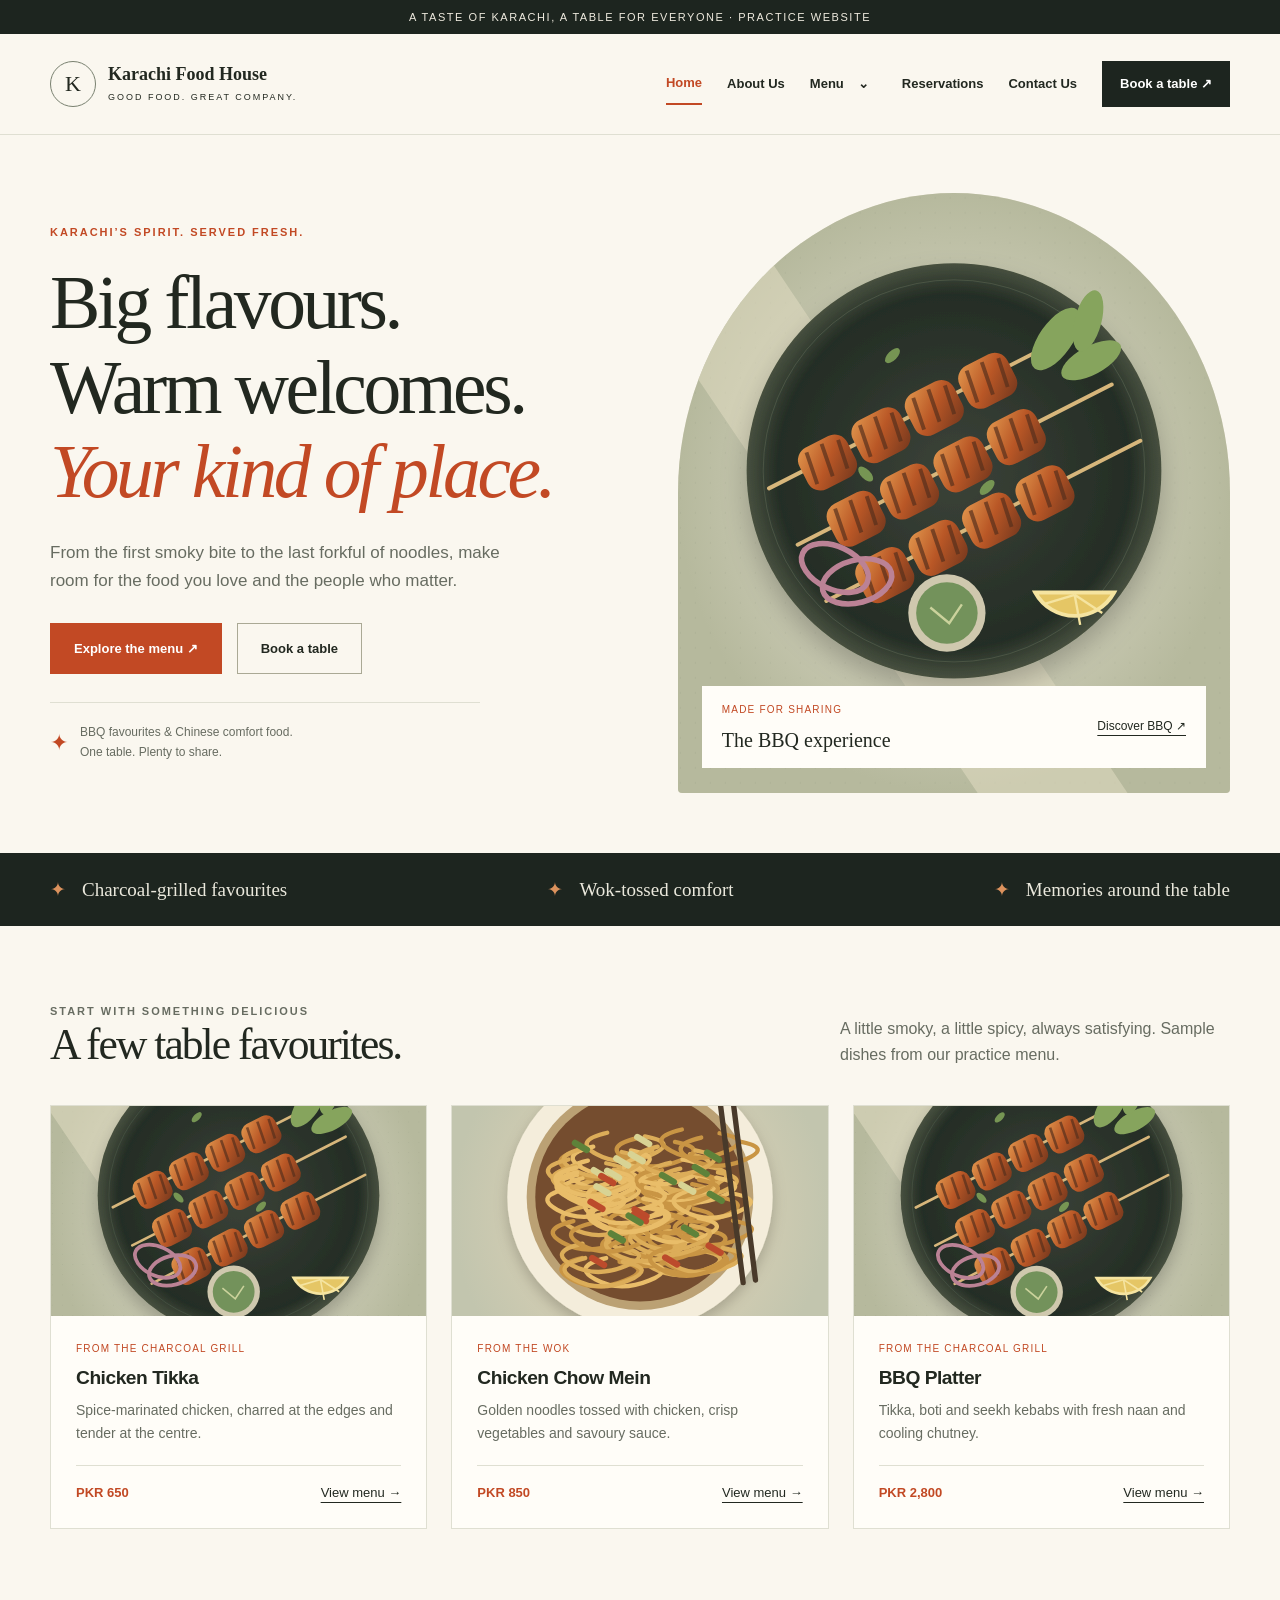
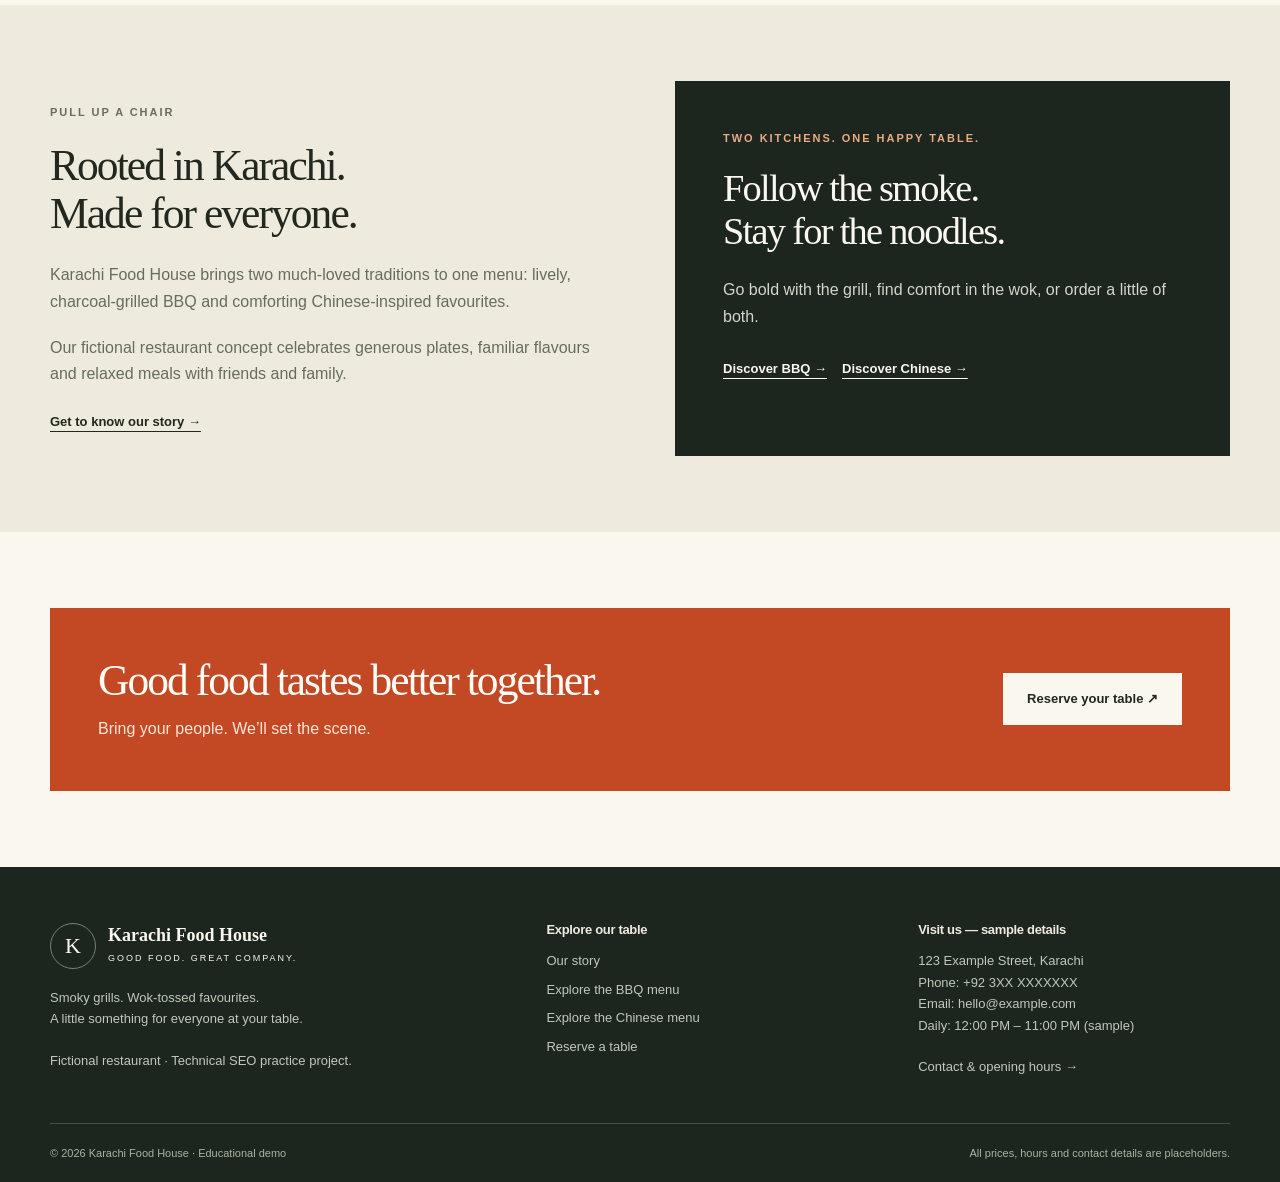
<file: index.html>
<!DOCTYPE html>
<html lang="en">
<head>
<meta charset="UTF-8">
<meta name="viewport" content="width=device-width, initial-scale=1">
<title>Karachi Food House | BBQ &amp; Chinese Favourites</title>
<meta name="description" content="Explore Karachi Food House, a practice restaurant website featuring smoky BBQ, Chinese favourites, sample menus and a table reservation demo.">
<link rel="canonical" href="https://example.com/">
<meta name="theme-color" content="#1d251f">
<link rel="stylesheet" href="assets/css/styles.css">
<script src="assets/js/main.js" defer></script>
</head>
<body><a class="skip" href="#main">Skip to content</a><div class="topbar">A taste of Karachi, a table for everyone · Practice website</div><header class="header"><div class="container header-inner"><a href="./" class="brand"><span class="brand-mark" aria-hidden="true">K</span><span><strong>Karachi Food House</strong><small>GOOD FOOD. GREAT COMPANY.</small></span></a><button class="nav-toggle" type="button" aria-expanded="false" aria-controls="main-navigation">Menu ☰</button><nav id="main-navigation" class="nav" aria-label="Main navigation"><a href="./" aria-current="page">Home</a><a href="about/">About Us</a><div class="nav-group"><a href="menu/">Menu</a><details><summary aria-label="Show menu categories">⌄</summary><div class="dropdown"><a href="menu/bbq/">BBQ Menu</a><a href="menu/chinese/">Chinese Menu</a></div></details></div><a href="reservations/">Reservations</a><a href="contact/">Contact Us</a><a href="reservations/" class="nav-cta">Book a table ↗</a></nav></div></header><main id="main"><section class="container hero"><div><p class="eyebrow">Karachi’s spirit. Served fresh.</p><h1>Big flavours.<br>Warm welcomes.<br><em>Your kind of place.</em></h1><p>From the first smoky bite to the last forkful of noodles, make room for the food you love and the people who matter.</p><div class="actions"><a href="menu/" class="button">Explore the menu ↗</a><a href="reservations/" class="button secondary">Book a table</a></div><div class="hero-note"><span aria-hidden="true">✦</span><span>BBQ favourites & Chinese comfort food.<br>One table. Plenty to share.</span></div></div><div class="hero-art"><img src="assets/images/bbq-platter.svg" width="700" height="760" alt="Illustration of grilled BBQ skewers with chutney, onions and lemon" fetchpriority="high"><div class="art-caption"><div><span class="tag">Made for sharing</span><strong>The BBQ experience</strong></div><a href="menu/bbq/">Discover BBQ ↗</a></div></div></section><div class="ribbon"><div class="container"><span>Charcoal-grilled favourites</span><span>Wok-tossed comfort</span><span>Memories around the table</span></div></div><section class="container section"><div class="section-heading"><div><p class="eyebrow">Start with something delicious</p><h2>A few table favourites.</h2></div><p>A little smoky, a little spicy, always satisfying. Sample dishes from our practice menu.</p></div><div class="grid three"><article class="dish-card"><div class="dish-art"><img src="assets/images/bbq-platter.svg" width="700" height="760" alt="Illustration of grilled BBQ skewers with chutney, onions and lemon" loading="lazy"></div><div class="body"><span class="tag">From the charcoal grill</span><h3>Chicken Tikka</h3><p>Spice-marinated chicken, charred at the edges and tender at the centre.</p><div class="price-row"><span class="price">PKR 650</span><a href="menu/bbq/">View menu →</a></div></div></article><article class="dish-card"><div class="dish-art"><img src="assets/images/chow-mein.svg" width="700" height="760" alt="Illustration of a bowl of vegetable and chicken chow mein" loading="lazy"></div><div class="body"><span class="tag">From the wok</span><h3>Chicken Chow Mein</h3><p>Golden noodles tossed with chicken, crisp vegetables and savoury sauce.</p><div class="price-row"><span class="price">PKR 850</span><a href="menu/chinese/">View menu →</a></div></div></article><article class="dish-card"><div class="dish-art"><img src="assets/images/bbq-platter.svg" width="700" height="760" alt="Illustration of grilled BBQ skewers with chutney, onions and lemon" loading="lazy"></div><div class="body"><span class="tag">From the charcoal grill</span><h3>BBQ Platter</h3><p>Tikka, boti and seekh kebabs with fresh naan and cooling chutney.</p><div class="price-row"><span class="price">PKR 2,800</span><a href="menu/bbq/">View menu →</a></div></div></article></div></section><section class="section alt"><div class="container split"><div><p class="eyebrow">Pull up a chair</p><h2>Rooted in Karachi.<br>Made for everyone.</h2><p>Karachi Food House brings two much-loved traditions to one menu: lively, charcoal-grilled BBQ and comforting Chinese-inspired favourites.</p><p>Our fictional restaurant concept celebrates generous plates, familiar flavours and relaxed meals with friends and family.</p><a href="about/" class="text-link">Get to know our story →</a></div><div class="quote-panel"><p class="eyebrow">Two kitchens. One happy table.</p><h2>Follow the smoke.<br>Stay for the noodles.</h2><p>Go bold with the grill, find comfort in the wok, or order a little of both.</p><div class="actions"><a href="menu/bbq/" class="text-link">Discover BBQ →</a><a href="menu/chinese/" class="text-link">Discover Chinese →</a></div></div></div></section><section class="container section"><div class="cta"><div><h2>Good food tastes better together.</h2><p>Bring your people. We’ll set the scene.</p></div><a href="reservations/" class="button">Reserve your table ↗</a></div></section></main><footer class="footer"><div class="container"><div class="footer-grid"><div><a href="./" class="brand"><span class="brand-mark" aria-hidden="true">K</span><span><strong>Karachi Food House</strong><small>GOOD FOOD. GREAT COMPANY.</small></span></a><p>Smoky grills. Wok-tossed favourites.<br>A little something for everyone at your table.</p><p class="tiny">Fictional restaurant · Technical SEO practice project.</p></div><div><h3>Explore our table</h3><a href="about/">Our story</a><a href="menu/bbq/">Explore the BBQ menu</a><a href="menu/chinese/">Explore the Chinese menu</a><a href="reservations/">Reserve a table</a></div><div><h3>Visit us — sample details</h3><p>123 Example Street, Karachi<br>Phone: +92 3XX XXXXXXX<br>Email: hello@example.com<br>Daily: 12:00 PM – 11:00 PM (sample)</p><a href="contact/">Contact & opening hours →</a></div></div><div class="footer-bottom"><span>© 2026 Karachi Food House · Educational demo</span><span>All prices, hours and contact details are placeholders.</span></div></div></footer></body>
</html>
</file>
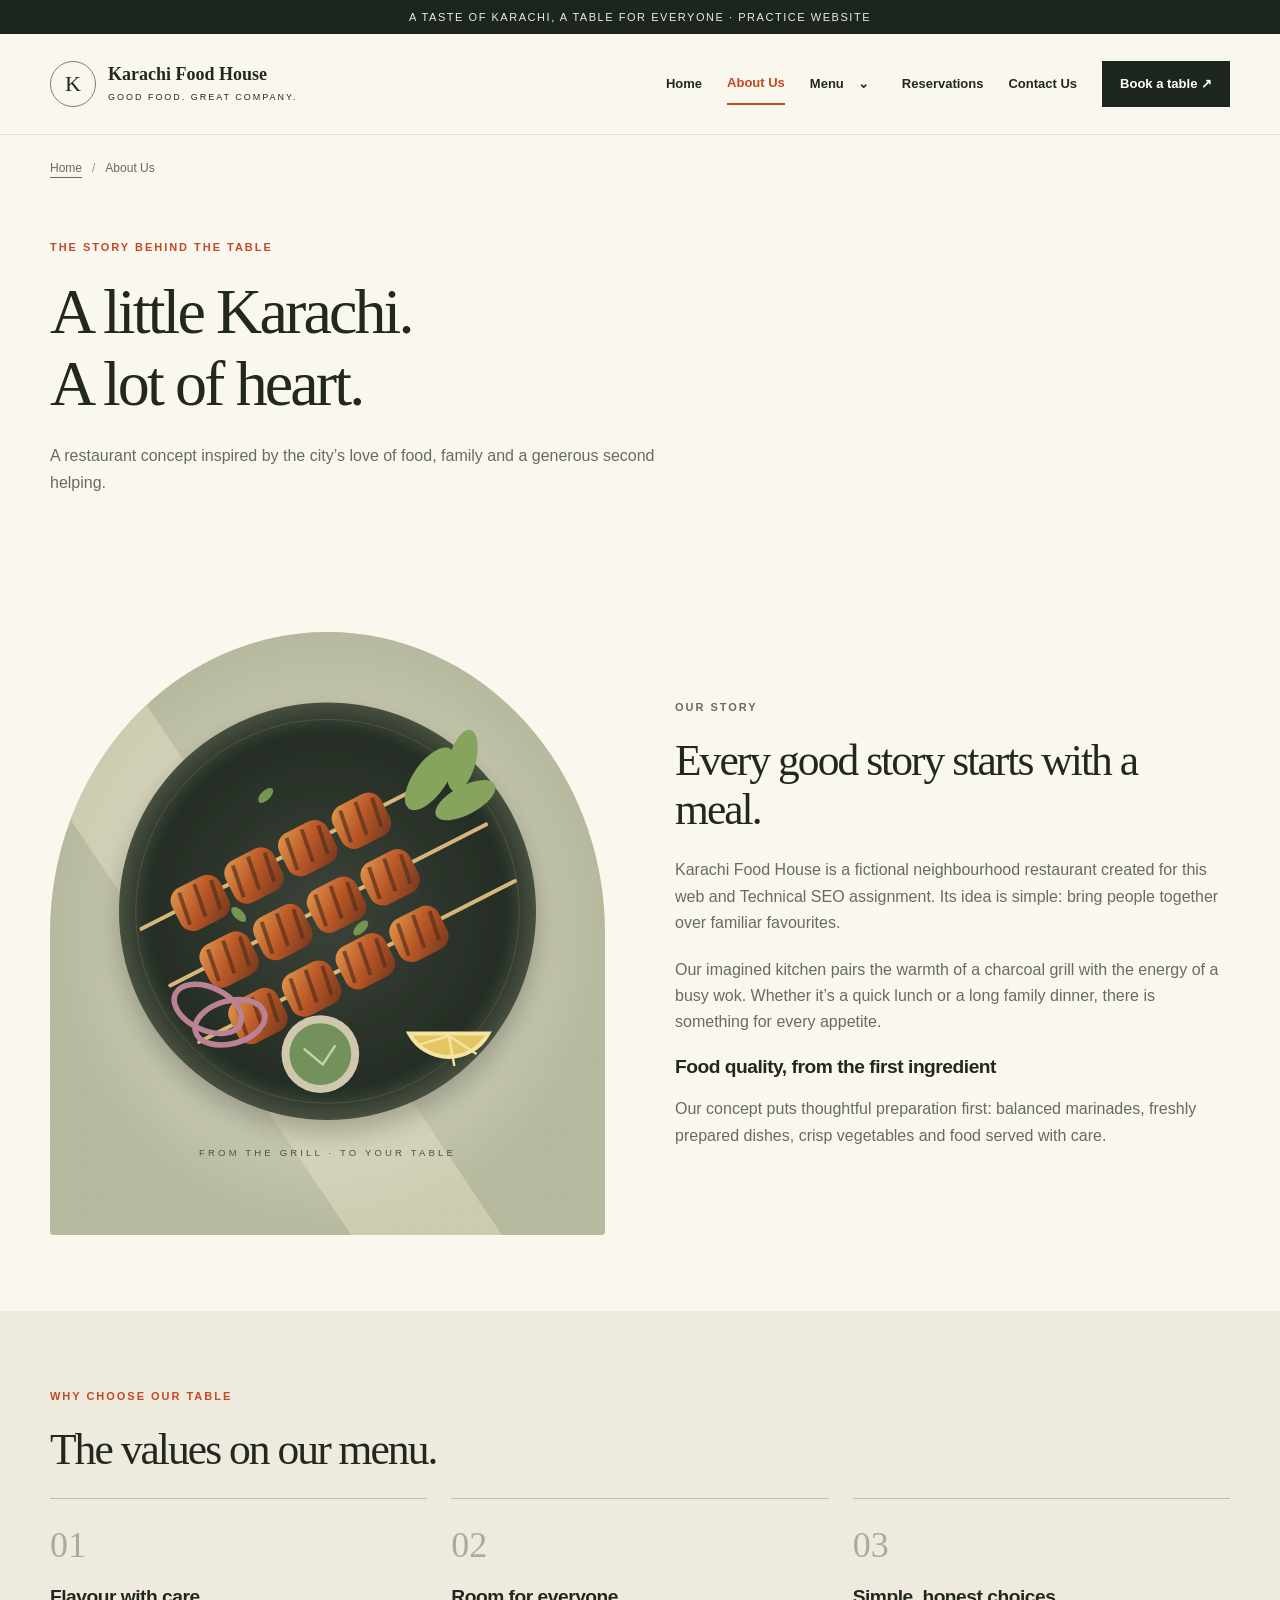
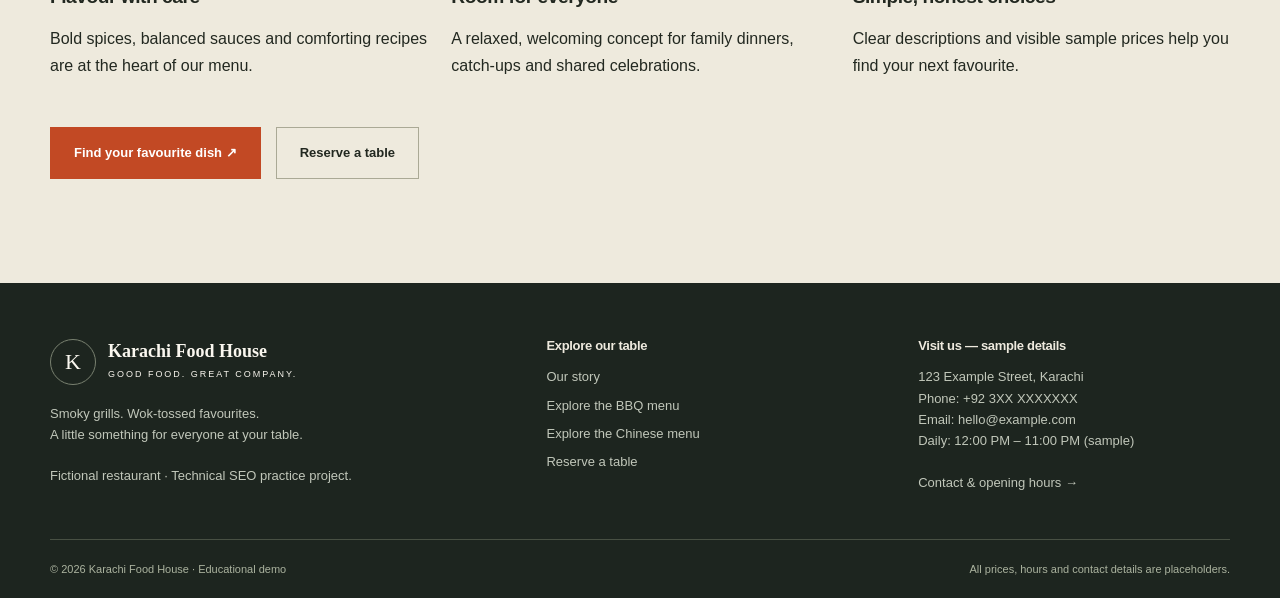
<file: about/index.html>
<!DOCTYPE html>
<html lang="en">
<head>
<meta charset="UTF-8">
<meta name="viewport" content="width=device-width, initial-scale=1">
<title>About Us | Karachi Food House</title>
<meta name="description" content="Discover the story, food philosophy and welcoming dining experience behind Karachi Food House, a fictional restaurant for a web design practice project.">
<link rel="canonical" href="https://example.com/about/">
<meta name="theme-color" content="#1d251f">
<link rel="stylesheet" href="../assets/css/styles.css">
<script src="../assets/js/main.js" defer></script>
</head>
<body><a class="skip" href="#main">Skip to content</a><div class="topbar">A taste of Karachi, a table for everyone · Practice website</div><header class="header"><div class="container header-inner"><a href="../" class="brand"><span class="brand-mark" aria-hidden="true">K</span><span><strong>Karachi Food House</strong><small>GOOD FOOD. GREAT COMPANY.</small></span></a><button class="nav-toggle" type="button" aria-expanded="false" aria-controls="main-navigation">Menu ☰</button><nav id="main-navigation" class="nav" aria-label="Main navigation"><a href="../">Home</a><a href="./" aria-current="page">About Us</a><div class="nav-group"><a href="../menu/">Menu</a><details><summary aria-label="Show menu categories">⌄</summary><div class="dropdown"><a href="../menu/bbq/">BBQ Menu</a><a href="../menu/chinese/">Chinese Menu</a></div></details></div><a href="../reservations/">Reservations</a><a href="../contact/">Contact Us</a><a href="../reservations/" class="nav-cta">Book a table ↗</a></nav></div></header><main id="main"><div class="container"><nav aria-label="Breadcrumb"><ol class="breadcrumb"><li><a href="../">Home</a></li><li aria-current="page">About Us</li></ol></nav><div class="page-intro"><p class="eyebrow">The story behind the table</p><h1>A little Karachi.<br>A lot of heart.</h1><p>A restaurant concept inspired by the city’s love of food, family and a generous second helping.</p></div></div><section class="container section split"><div class="hero-art"><img src="../assets/images/bbq-platter.svg" width="700" height="760" alt="Illustration of grilled BBQ skewers with chutney, onions and lemon" loading="lazy"></div><div><p class="eyebrow">Our story</p><h2>Every good story starts with a meal.</h2><p>Karachi Food House is a fictional neighbourhood restaurant created for this web and Technical SEO assignment. Its idea is simple: bring people together over familiar favourites.</p><p>Our imagined kitchen pairs the warmth of a charcoal grill with the energy of a busy wok. Whether it’s a quick lunch or a long family dinner, there is something for every appetite.</p><h3>Food quality, from the first ingredient</h3><p>Our concept puts thoughtful preparation first: balanced marinades, freshly prepared dishes, crisp vegetables and food served with care.</p></div></section><section class="section alt"><div class="container"><p class="eyebrow">Why choose our table</p><h2>The values on our menu.</h2><div class="grid three"><article class="value"><span class="number">01</span><h3>Flavour with care</h3><p>Bold spices, balanced sauces and comforting recipes are at the heart of our menu.</p></article><article class="value"><span class="number">02</span><h3>Room for everyone</h3><p>A relaxed, welcoming concept for family dinners, catch-ups and shared celebrations.</p></article><article class="value"><span class="number">03</span><h3>Simple, honest choices</h3><p>Clear descriptions and visible sample prices help you find your next favourite.</p></article></div><div class="actions"><a href="../menu/" class="button">Find your favourite dish ↗</a><a href="../reservations/" class="button secondary">Reserve a table</a></div></div></section></main><footer class="footer"><div class="container"><div class="footer-grid"><div><a href="../" class="brand"><span class="brand-mark" aria-hidden="true">K</span><span><strong>Karachi Food House</strong><small>GOOD FOOD. GREAT COMPANY.</small></span></a><p>Smoky grills. Wok-tossed favourites.<br>A little something for everyone at your table.</p><p class="tiny">Fictional restaurant · Technical SEO practice project.</p></div><div><h3>Explore our table</h3><a href="./">Our story</a><a href="../menu/bbq/">Explore the BBQ menu</a><a href="../menu/chinese/">Explore the Chinese menu</a><a href="../reservations/">Reserve a table</a></div><div><h3>Visit us — sample details</h3><p>123 Example Street, Karachi<br>Phone: +92 3XX XXXXXXX<br>Email: hello@example.com<br>Daily: 12:00 PM – 11:00 PM (sample)</p><a href="../contact/">Contact & opening hours →</a></div></div><div class="footer-bottom"><span>© 2026 Karachi Food House · Educational demo</span><span>All prices, hours and contact details are placeholders.</span></div></div></footer></body>
</html>
</file>
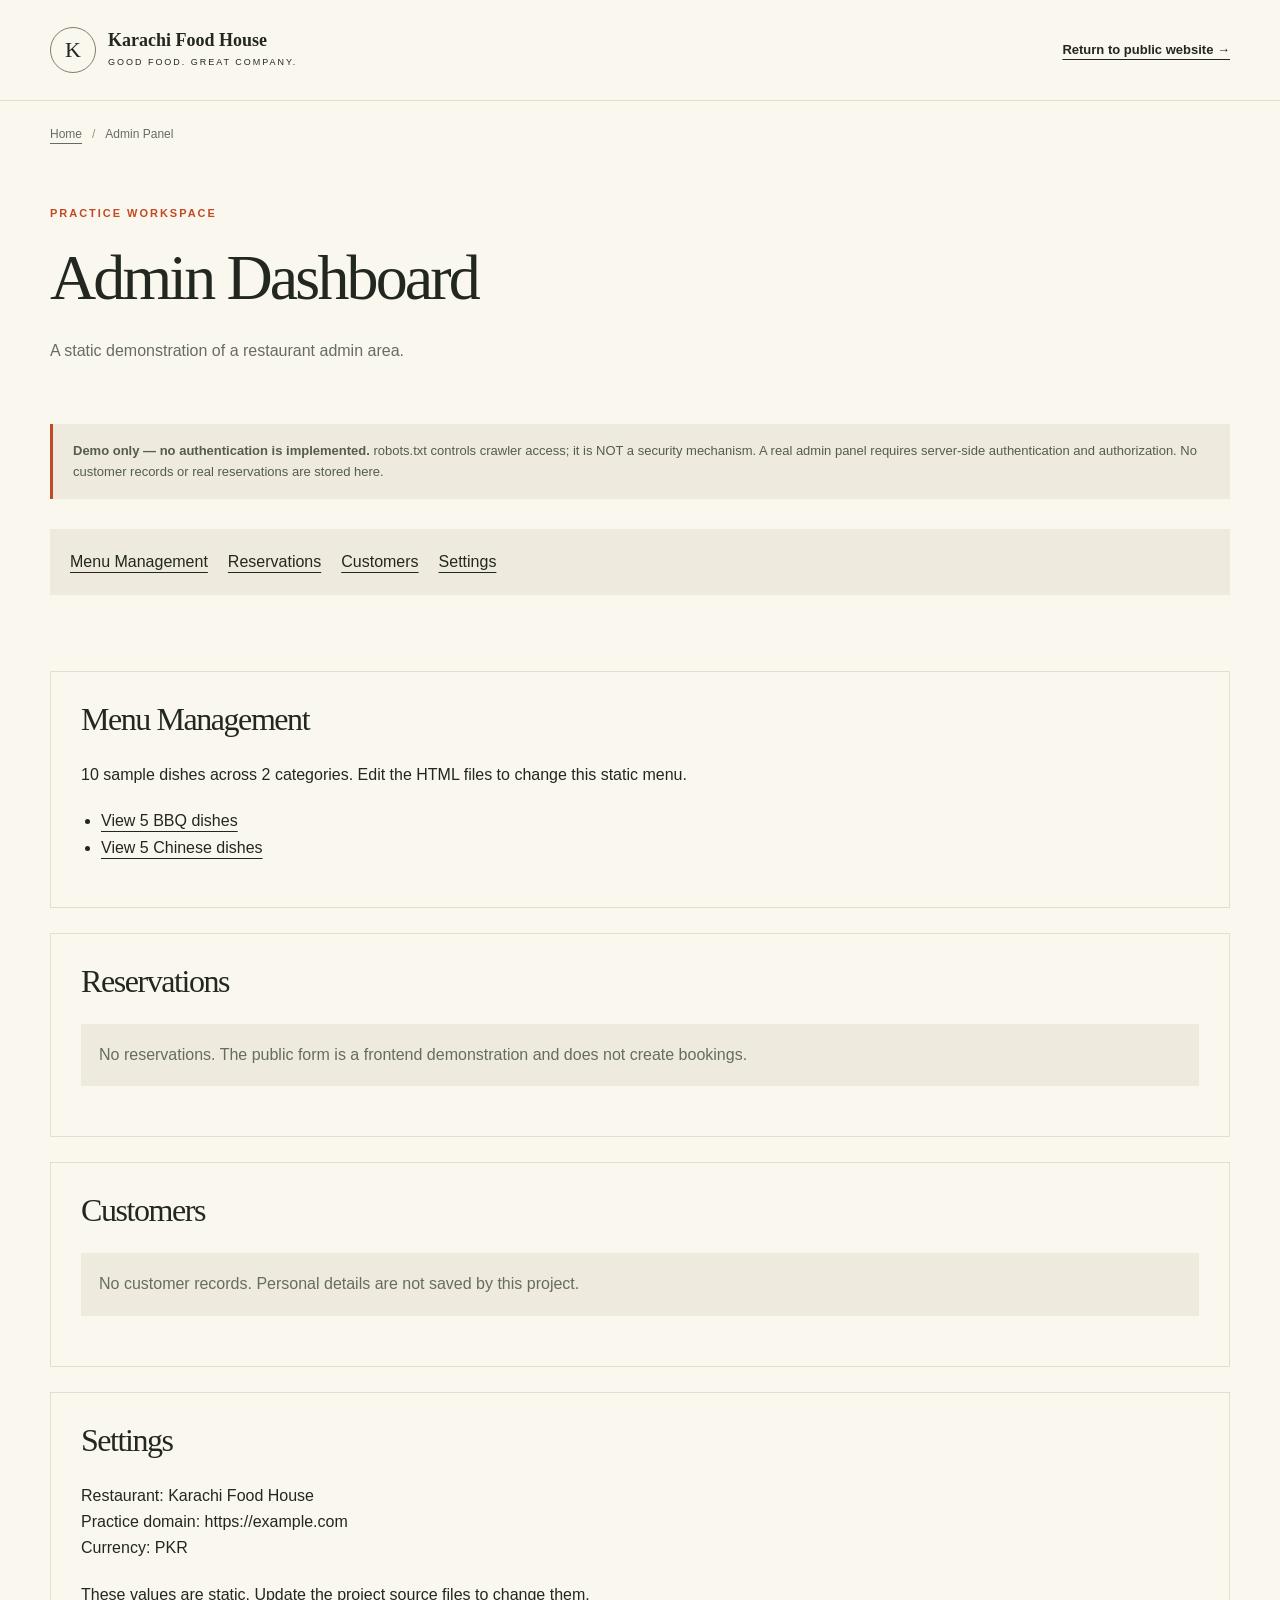
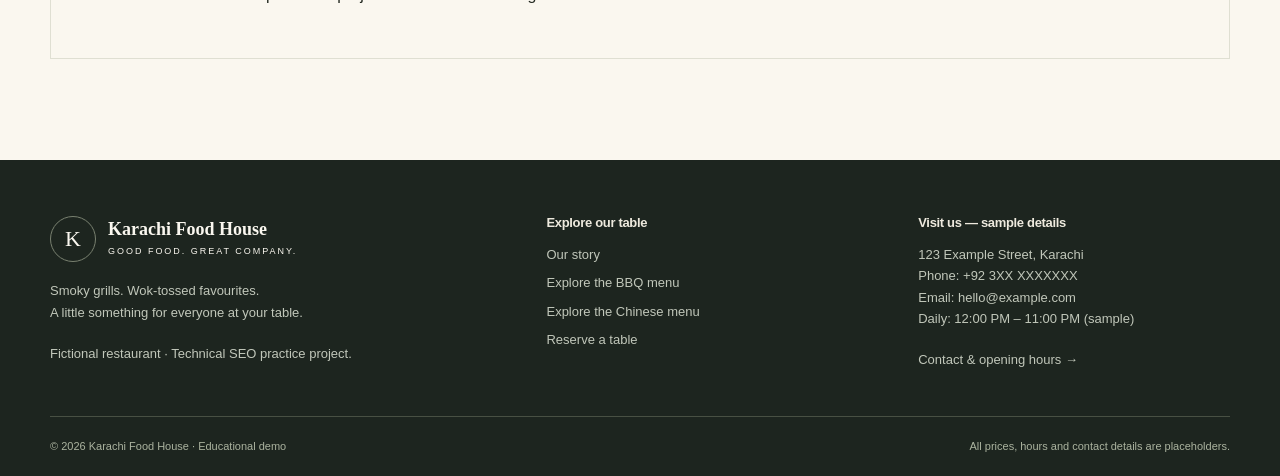
<file: admin/index.html>
<!DOCTYPE html>
<html lang="en">
<head>
<meta charset="UTF-8">
<meta name="viewport" content="width=device-width, initial-scale=1">
<title>Practice Admin Dashboard | Karachi Food House</title>
<meta name="description" content="A non-secure practice admin dashboard for Karachi Food House. No live records or administration services are connected.">
<meta name="robots" content="noindex, nofollow">
<meta name="theme-color" content="#1d251f">
<link rel="stylesheet" href="../assets/css/styles.css">
<script src="../assets/js/main.js" defer></script>
</head>
<body><header class="header"><div class="container header-inner"><a href="../" class="brand"><span class="brand-mark" aria-hidden="true">K</span><span><strong>Karachi Food House</strong><small>GOOD FOOD. GREAT COMPANY.</small></span></a><a href="../" class="text-link">Return to public website →</a></div></header><main id="main"><div class="container"><nav aria-label="Breadcrumb"><ol class="breadcrumb"><li><a href="../">Home</a></li><li aria-current="page">Admin Panel</li></ol></nav><div class="page-intro"><p class="eyebrow">Practice workspace</p><h1>Admin Dashboard</h1><p>A static demonstration of a restaurant admin area.</p></div><div class="notice"><strong>Demo only — no authentication is implemented.</strong> robots.txt controls crawler access; it is NOT a security mechanism. A real admin panel requires server-side authentication and authorization. No customer records or real reservations are stored here.</div><nav class="admin-nav" aria-label="Dashboard sections"><a href="#menu-management">Menu Management</a><a href="#reservations">Reservations</a><a href="#customers">Customers</a><a href="#settings">Settings</a></nav><div class="section"><section id="menu-management" class="admin-panel"><h2>Menu Management</h2><p>10 sample dishes across 2 categories. Edit the HTML files to change this static menu.</p><ul><li><a href="../menu/bbq/">View 5 BBQ dishes</a></li><li><a href="../menu/chinese/">View 5 Chinese dishes</a></li></ul></section><section id="reservations" class="admin-panel"><h2>Reservations</h2><p class="empty-state">No reservations. The public form is a frontend demonstration and does not create bookings.</p></section><section id="customers" class="admin-panel"><h2>Customers</h2><p class="empty-state">No customer records. Personal details are not saved by this project.</p></section><section id="settings" class="admin-panel"><h2>Settings</h2><p>Restaurant: Karachi Food House<br>Practice domain: https://example.com<br>Currency: PKR</p><p>These values are static. Update the project source files to change them.</p></section></div></div></main><footer class="footer"><div class="container"><div class="footer-grid"><div><a href="../" class="brand"><span class="brand-mark" aria-hidden="true">K</span><span><strong>Karachi Food House</strong><small>GOOD FOOD. GREAT COMPANY.</small></span></a><p>Smoky grills. Wok-tossed favourites.<br>A little something for everyone at your table.</p><p class="tiny">Fictional restaurant · Technical SEO practice project.</p></div><div><h3>Explore our table</h3><a href="../about/">Our story</a><a href="../menu/bbq/">Explore the BBQ menu</a><a href="../menu/chinese/">Explore the Chinese menu</a><a href="../reservations/">Reserve a table</a></div><div><h3>Visit us — sample details</h3><p>123 Example Street, Karachi<br>Phone: +92 3XX XXXXXXX<br>Email: hello@example.com<br>Daily: 12:00 PM – 11:00 PM (sample)</p><a href="../contact/">Contact & opening hours →</a></div></div><div class="footer-bottom"><span>© 2026 Karachi Food House · Educational demo</span><span>All prices, hours and contact details are placeholders.</span></div></div></footer></body>
</html>
</file>
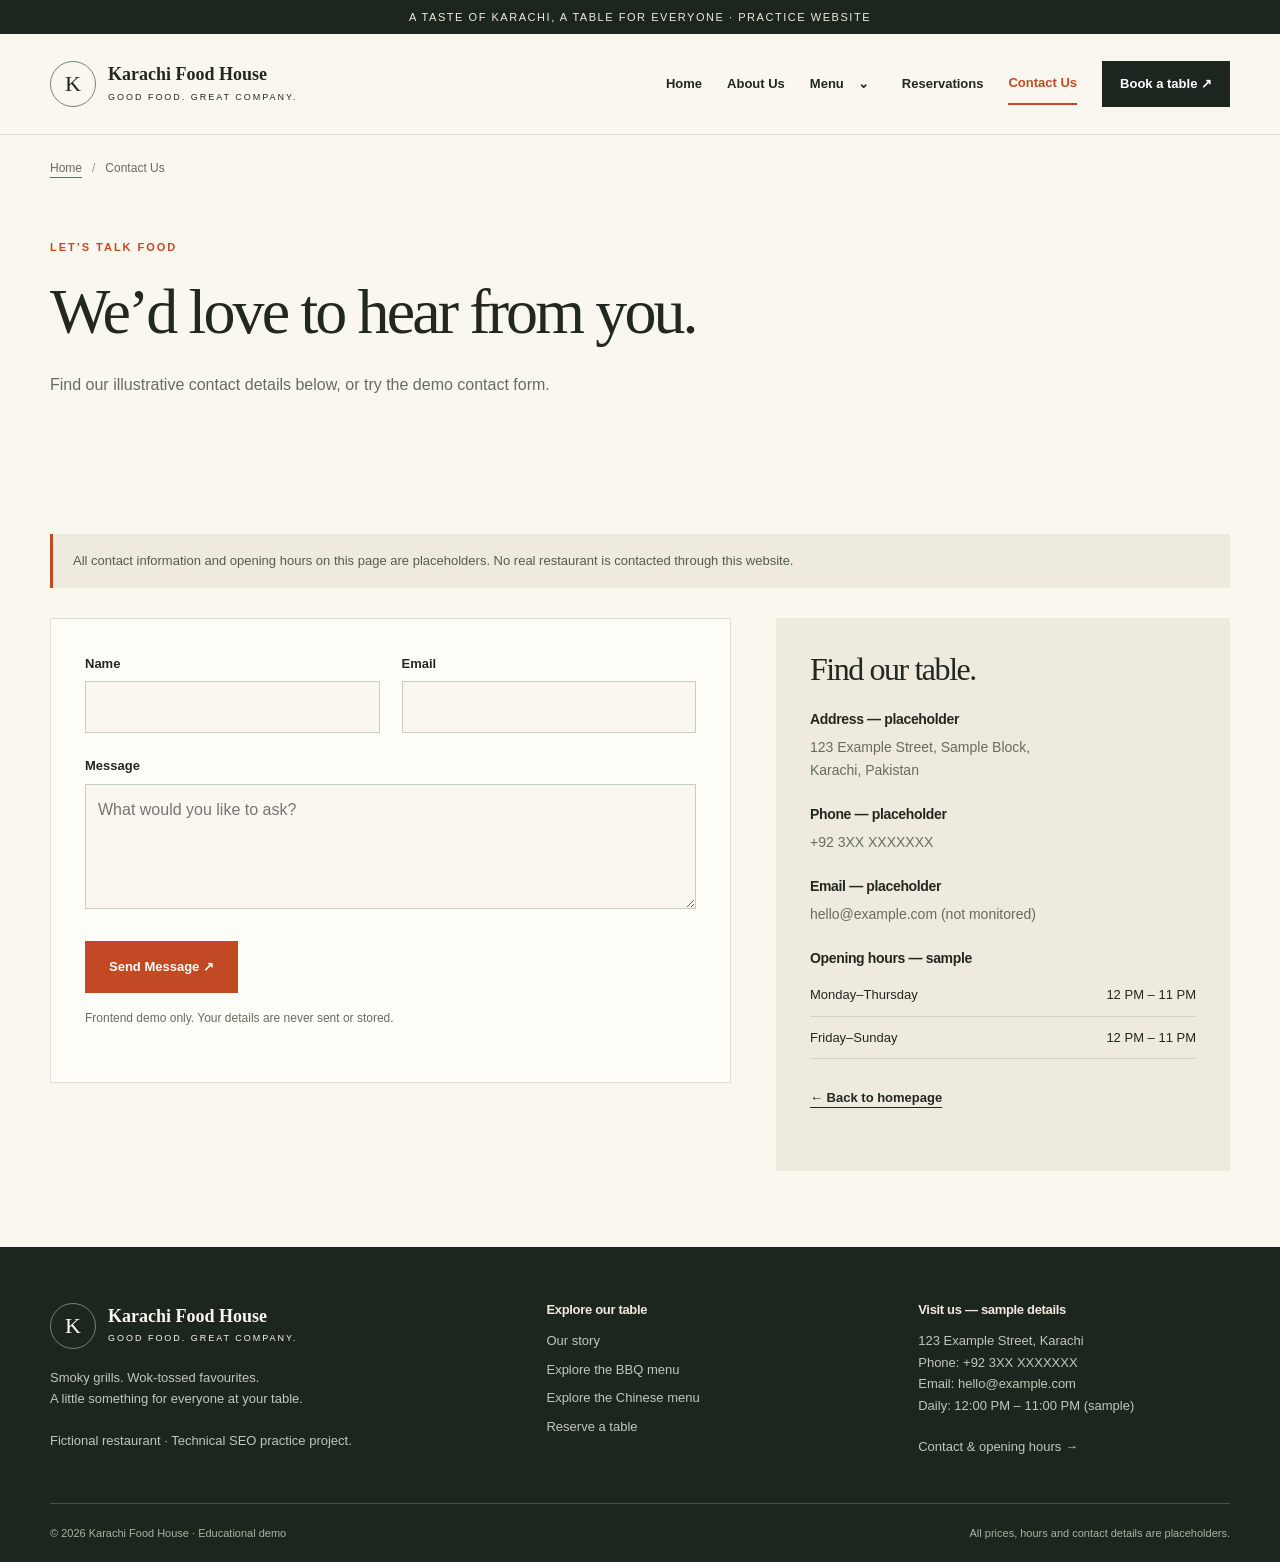
<file: contact/index.html>
<!DOCTYPE html>
<html lang="en">
<head>
<meta charset="UTF-8">
<meta name="viewport" content="width=device-width, initial-scale=1">
<title>Contact Us | Karachi Food House</title>
<meta name="description" content="Find clearly marked sample contact details, illustrative opening hours and a demo contact form for the Karachi Food House restaurant practice website.">
<link rel="canonical" href="https://example.com/contact/">
<meta name="theme-color" content="#1d251f">
<link rel="stylesheet" href="../assets/css/styles.css">
<script src="../assets/js/main.js" defer></script>
</head>
<body><a class="skip" href="#main">Skip to content</a><div class="topbar">A taste of Karachi, a table for everyone · Practice website</div><header class="header"><div class="container header-inner"><a href="../" class="brand"><span class="brand-mark" aria-hidden="true">K</span><span><strong>Karachi Food House</strong><small>GOOD FOOD. GREAT COMPANY.</small></span></a><button class="nav-toggle" type="button" aria-expanded="false" aria-controls="main-navigation">Menu ☰</button><nav id="main-navigation" class="nav" aria-label="Main navigation"><a href="../">Home</a><a href="../about/">About Us</a><div class="nav-group"><a href="../menu/">Menu</a><details><summary aria-label="Show menu categories">⌄</summary><div class="dropdown"><a href="../menu/bbq/">BBQ Menu</a><a href="../menu/chinese/">Chinese Menu</a></div></details></div><a href="../reservations/">Reservations</a><a href="./" aria-current="page">Contact Us</a><a href="../reservations/" class="nav-cta">Book a table ↗</a></nav></div></header><main id="main"><div class="container"><nav aria-label="Breadcrumb"><ol class="breadcrumb"><li><a href="../">Home</a></li><li aria-current="page">Contact Us</li></ol></nav><div class="page-intro"><p class="eyebrow">Let’s talk food</p><h1>We’d love to hear from you.</h1><p>Find our illustrative contact details below, or try the demo contact form.</p></div></div><section class="container section"><div class="notice">All contact information and opening hours on this page are placeholders. No real restaurant is contacted through this website.</div><div class="form-layout"><form class="form-panel" data-demo="contact" method="post"><div class="form-grid"><div class="field"><label for="name">Name</label><input id="name" name="name" type="text" required maxlength="100" autocomplete="name"></div><div class="field"><label for="email">Email</label><input id="email" name="email" type="email" required maxlength="254" autocomplete="email"></div><div class="field full"><label for="message">Message</label><textarea id="message" name="message" required maxlength="2000" placeholder="What would you like to ask?"></textarea></div></div><button class="button" type="submit" disabled>Send Message ↗</button><p class="tiny" style="margin-top:16px">Frontend demo only. Your details are never sent or stored.</p><noscript><p>Enable JavaScript to try this form. This demo does not accept real submissions.</p></noscript><div class="status" role="status" tabindex="-1" aria-live="polite"></div></form><aside class="info-panel"><h2>Find our table.</h2><h3>Address — placeholder</h3><p>123 Example Street, Sample Block,<br>Karachi, Pakistan</p><h3>Phone — placeholder</h3><p>+92 3XX XXXXXXX</p><h3>Email — placeholder</h3><p>hello@example.com (not monitored)</p><h3>Opening hours — sample</h3><table class="hours"><tbody><tr><th scope="row">Monday–Thursday</th><td>12 PM – 11 PM</td></tr><tr><th scope="row">Friday–Sunday</th><td>12 PM – 11 PM</td></tr></tbody></table><div class="actions"><a href="../" class="text-link">← Back to homepage</a></div></aside></div></section></main><footer class="footer"><div class="container"><div class="footer-grid"><div><a href="../" class="brand"><span class="brand-mark" aria-hidden="true">K</span><span><strong>Karachi Food House</strong><small>GOOD FOOD. GREAT COMPANY.</small></span></a><p>Smoky grills. Wok-tossed favourites.<br>A little something for everyone at your table.</p><p class="tiny">Fictional restaurant · Technical SEO practice project.</p></div><div><h3>Explore our table</h3><a href="../about/">Our story</a><a href="../menu/bbq/">Explore the BBQ menu</a><a href="../menu/chinese/">Explore the Chinese menu</a><a href="../reservations/">Reserve a table</a></div><div><h3>Visit us — sample details</h3><p>123 Example Street, Karachi<br>Phone: +92 3XX XXXXXXX<br>Email: hello@example.com<br>Daily: 12:00 PM – 11:00 PM (sample)</p><a href="./">Contact & opening hours →</a></div></div><div class="footer-bottom"><span>© 2026 Karachi Food House · Educational demo</span><span>All prices, hours and contact details are placeholders.</span></div></div></footer></body>
</html>
</file>
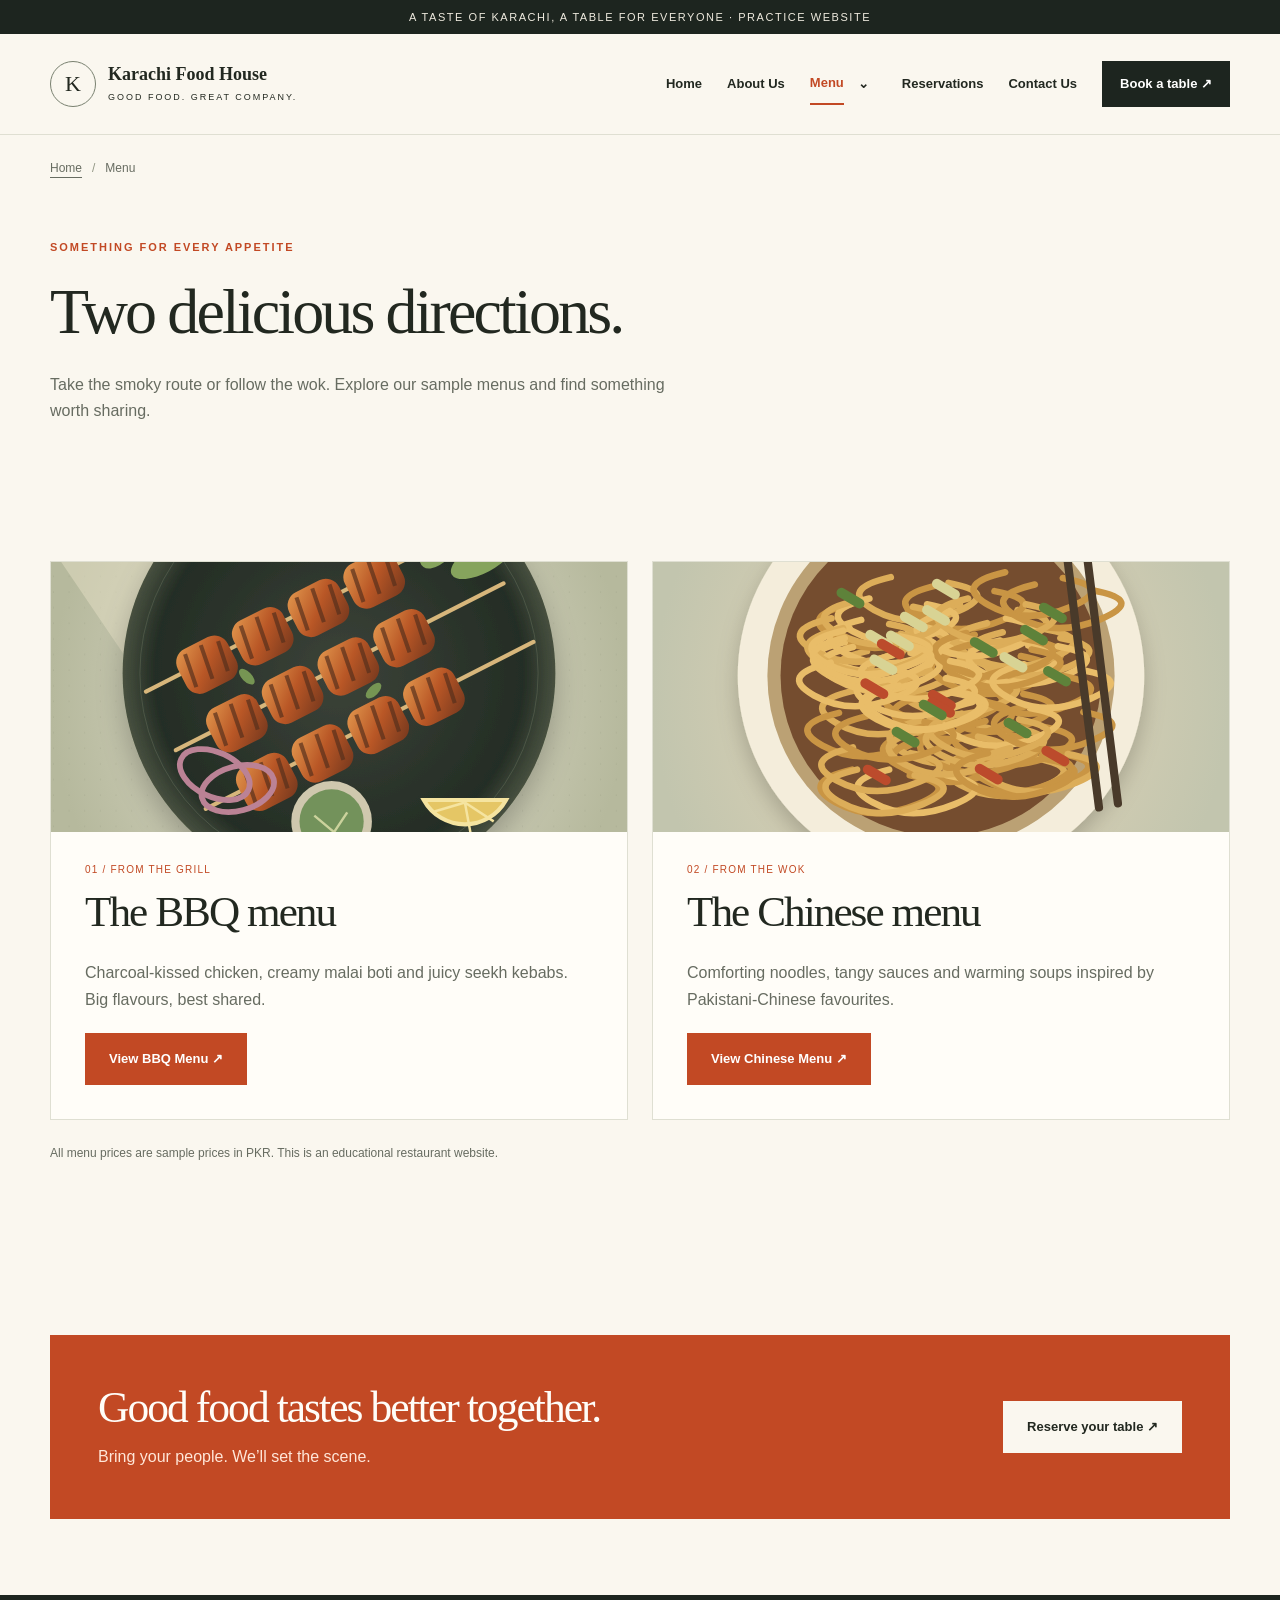
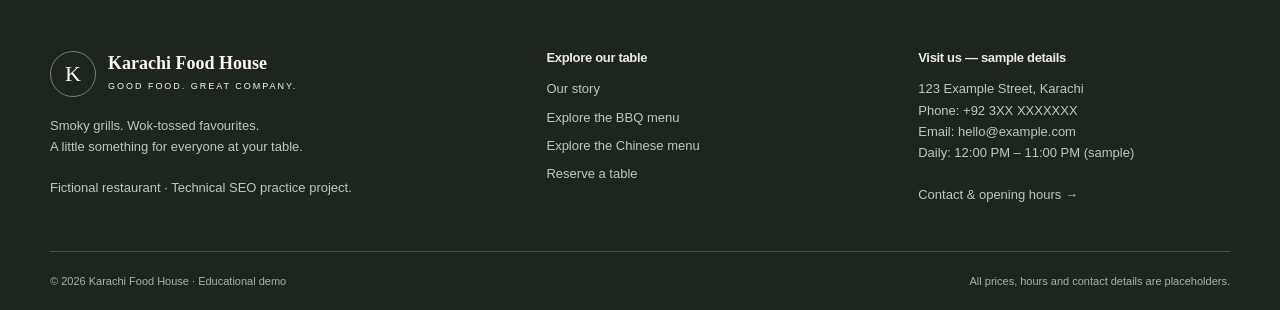
<file: menu/index.html>
<!DOCTYPE html>
<html lang="en">
<head>
<meta charset="UTF-8">
<meta name="viewport" content="width=device-width, initial-scale=1">
<title>Our Menu | Karachi Food House</title>
<meta name="description" content="Explore the Karachi Food House sample menu. Find charcoal-grilled BBQ favourites and comforting Chinese dishes, with clearly displayed practice prices.">
<link rel="canonical" href="https://example.com/menu/">
<meta name="theme-color" content="#1d251f">
<link rel="stylesheet" href="../assets/css/styles.css">
<script src="../assets/js/main.js" defer></script>
</head>
<body><a class="skip" href="#main">Skip to content</a><div class="topbar">A taste of Karachi, a table for everyone · Practice website</div><header class="header"><div class="container header-inner"><a href="../" class="brand"><span class="brand-mark" aria-hidden="true">K</span><span><strong>Karachi Food House</strong><small>GOOD FOOD. GREAT COMPANY.</small></span></a><button class="nav-toggle" type="button" aria-expanded="false" aria-controls="main-navigation">Menu ☰</button><nav id="main-navigation" class="nav" aria-label="Main navigation"><a href="../">Home</a><a href="../about/">About Us</a><div class="nav-group"><a href="./" aria-current="page">Menu</a><details><summary aria-label="Show menu categories">⌄</summary><div class="dropdown"><a href="bbq/">BBQ Menu</a><a href="chinese/">Chinese Menu</a></div></details></div><a href="../reservations/">Reservations</a><a href="../contact/">Contact Us</a><a href="../reservations/" class="nav-cta">Book a table ↗</a></nav></div></header><main id="main"><div class="container"><nav aria-label="Breadcrumb"><ol class="breadcrumb"><li><a href="../">Home</a></li><li aria-current="page">Menu</li></ol></nav><div class="page-intro"><p class="eyebrow">Something for every appetite</p><h1>Two delicious directions.</h1><p>Take the smoky route or follow the wok. Explore our sample menus and find something worth sharing.</p></div></div><section class="container section"><div class="grid two"><article class="category"><div class="dish-art"><img src="../assets/images/bbq-platter.svg" width="700" height="760" alt="Illustration of grilled BBQ skewers with chutney, onions and lemon" loading="lazy"></div><span class="tag">01 / From the grill</span><h2>The BBQ menu</h2><p>Charcoal-kissed chicken, creamy malai boti and juicy seekh kebabs. Big flavours, best shared.</p><a href="bbq/" class="button">View BBQ Menu ↗</a></article><article class="category"><div class="dish-art"><img src="../assets/images/chow-mein.svg" width="700" height="760" alt="Illustration of a bowl of vegetable and chicken chow mein" loading="lazy"></div><span class="tag">02 / From the wok</span><h2>The Chinese menu</h2><p>Comforting noodles, tangy sauces and warming soups inspired by Pakistani-Chinese favourites.</p><a href="chinese/" class="button">View Chinese Menu ↗</a></article></div><p class="tiny" style="margin-top:24px">All menu prices are sample prices in PKR. This is an educational restaurant website.</p></section><section class="container section"><div class="cta"><div><h2>Good food tastes better together.</h2><p>Bring your people. We’ll set the scene.</p></div><a href="../reservations/" class="button">Reserve your table ↗</a></div></section></main><footer class="footer"><div class="container"><div class="footer-grid"><div><a href="../" class="brand"><span class="brand-mark" aria-hidden="true">K</span><span><strong>Karachi Food House</strong><small>GOOD FOOD. GREAT COMPANY.</small></span></a><p>Smoky grills. Wok-tossed favourites.<br>A little something for everyone at your table.</p><p class="tiny">Fictional restaurant · Technical SEO practice project.</p></div><div><h3>Explore our table</h3><a href="../about/">Our story</a><a href="bbq/">Explore the BBQ menu</a><a href="chinese/">Explore the Chinese menu</a><a href="../reservations/">Reserve a table</a></div><div><h3>Visit us — sample details</h3><p>123 Example Street, Karachi<br>Phone: +92 3XX XXXXXXX<br>Email: hello@example.com<br>Daily: 12:00 PM – 11:00 PM (sample)</p><a href="../contact/">Contact & opening hours →</a></div></div><div class="footer-bottom"><span>© 2026 Karachi Food House · Educational demo</span><span>All prices, hours and contact details are placeholders.</span></div></div></footer></body>
</html>
</file>
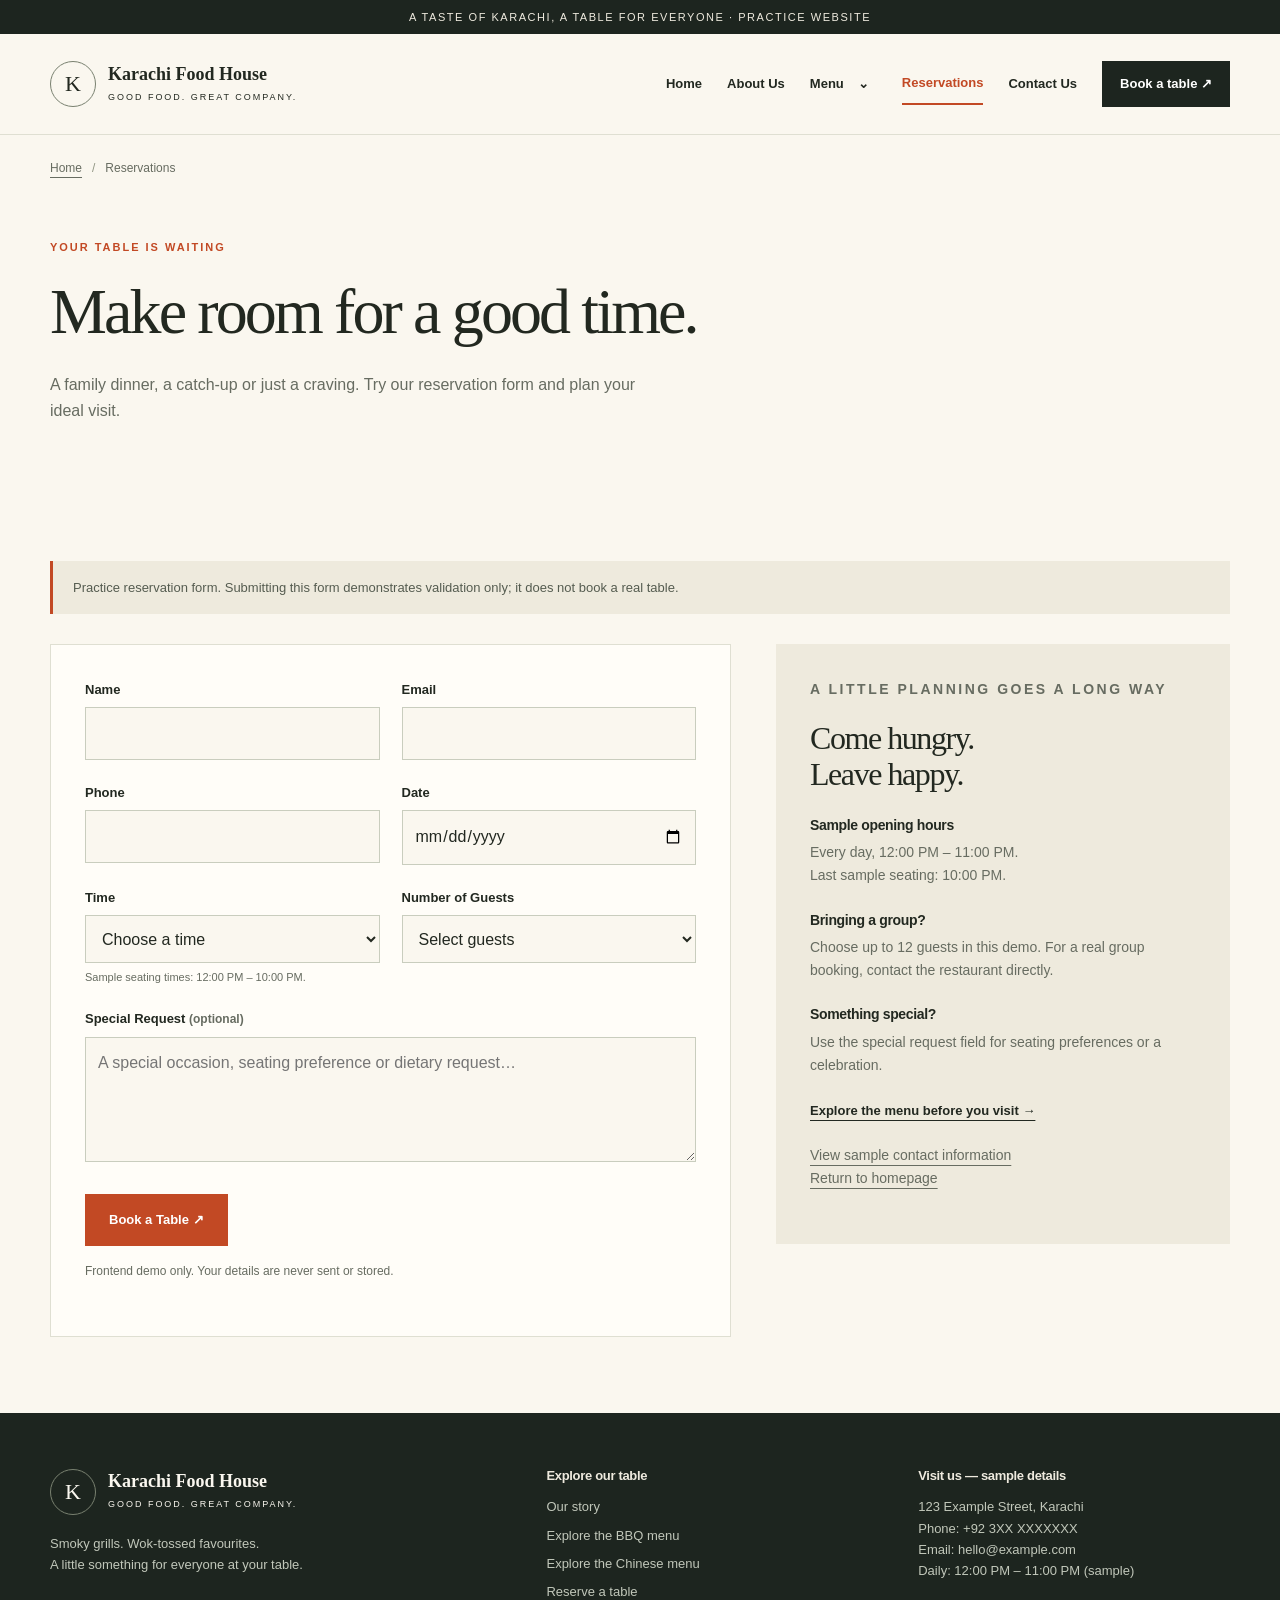
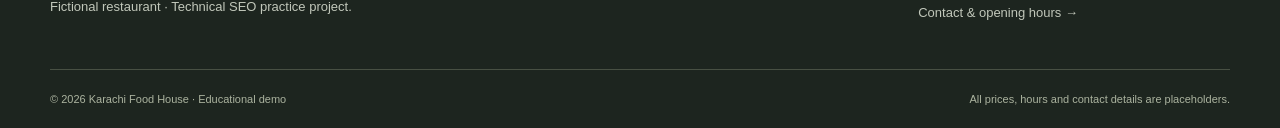
<file: reservations/index.html>
<!DOCTYPE html>
<html lang="en">
<head>
<meta charset="UTF-8">
<meta name="viewport" content="width=device-width, initial-scale=1">
<title>Reserve a Table | Karachi Food House</title>
<meta name="description" content="Try the Karachi Food House table reservation form. Choose your date, time and party size in this frontend demo; no real booking is made.">
<link rel="canonical" href="https://example.com/reservations/">
<meta name="theme-color" content="#1d251f">
<link rel="stylesheet" href="../assets/css/styles.css">
<script src="../assets/js/main.js" defer></script>
</head>
<body><a class="skip" href="#main">Skip to content</a><div class="topbar">A taste of Karachi, a table for everyone · Practice website</div><header class="header"><div class="container header-inner"><a href="../" class="brand"><span class="brand-mark" aria-hidden="true">K</span><span><strong>Karachi Food House</strong><small>GOOD FOOD. GREAT COMPANY.</small></span></a><button class="nav-toggle" type="button" aria-expanded="false" aria-controls="main-navigation">Menu ☰</button><nav id="main-navigation" class="nav" aria-label="Main navigation"><a href="../">Home</a><a href="../about/">About Us</a><div class="nav-group"><a href="../menu/">Menu</a><details><summary aria-label="Show menu categories">⌄</summary><div class="dropdown"><a href="../menu/bbq/">BBQ Menu</a><a href="../menu/chinese/">Chinese Menu</a></div></details></div><a href="./" aria-current="page">Reservations</a><a href="../contact/">Contact Us</a><a href="./" class="nav-cta">Book a table ↗</a></nav></div></header><main id="main"><div class="container"><nav aria-label="Breadcrumb"><ol class="breadcrumb"><li><a href="../">Home</a></li><li aria-current="page">Reservations</li></ol></nav><div class="page-intro"><p class="eyebrow">Your table is waiting</p><h1>Make room for a good time.</h1><p>A family dinner, a catch-up or just a craving. Try our reservation form and plan your ideal visit.</p></div></div><section class="container section"><div class="notice">Practice reservation form. Submitting this form demonstrates validation only; it does not book a real table.</div><div class="form-layout"><form class="form-panel" data-demo="reservation" method="post"><div class="form-grid"><div class="field"><label for="name">Name</label><input id="name" name="name" type="text" required maxlength="100" autocomplete="name"></div><div class="field"><label for="email">Email</label><input id="email" name="email" type="email" required maxlength="254" autocomplete="email"></div><div class="field"><label for="phone">Phone</label><input id="phone" name="phone" type="tel" required minlength="7" maxlength="25" autocomplete="tel"></div><div class="field"><label for="date">Date</label><input id="date" name="date" type="date" required></div><div class="field"><label for="time">Time</label><select id="time" name="time" required><option value="">Choose a time</option><option value="12:00">12:00 PM</option><option value="12:30">12:30 PM</option><option value="13:00">1:00 PM</option><option value="13:30">1:30 PM</option><option value="14:00">2:00 PM</option><option value="14:30">2:30 PM</option><option value="15:00">3:00 PM</option><option value="15:30">3:30 PM</option><option value="16:00">4:00 PM</option><option value="16:30">4:30 PM</option><option value="17:00">5:00 PM</option><option value="17:30">5:30 PM</option><option value="18:00">6:00 PM</option><option value="18:30">6:30 PM</option><option value="19:00">7:00 PM</option><option value="19:30">7:30 PM</option><option value="20:00">8:00 PM</option><option value="20:30">8:30 PM</option><option value="21:00">9:00 PM</option><option value="21:30">9:30 PM</option><option value="22:00">10:00 PM</option></select><small>Sample seating times: 12:00 PM – 10:00 PM.</small></div><div class="field"><label for="guests">Number of Guests</label><select id="guests" name="guests" required><option value="">Select guests</option><option value="1">1 guest</option><option value="2">2 guests</option><option value="3">3 guests</option><option value="4">4 guests</option><option value="5">5 guests</option><option value="6">6 guests</option><option value="7">7 guests</option><option value="8">8 guests</option><option value="9">9 guests</option><option value="10">10 guests</option><option value="11">11 guests</option><option value="12">12 guests</option></select></div><div class="field full"><label for="request">Special Request <span class="tiny">(optional)</span></label><textarea id="request" name="request" maxlength="1000" placeholder="A special occasion, seating preference or dietary request…"></textarea></div></div><button class="button" type="submit" disabled>Book a Table ↗</button><p class="tiny" style="margin-top:16px">Frontend demo only. Your details are never sent or stored.</p><noscript><p>Enable JavaScript to try this form. This demo does not accept real submissions.</p></noscript><div class="status" role="status" tabindex="-1" aria-live="polite"></div></form><aside class="info-panel"><p class="eyebrow">A little planning goes a long way</p><h2>Come hungry.<br>Leave happy.</h2><h3>Sample opening hours</h3><p>Every day, 12:00 PM – 11:00 PM.<br>Last sample seating: 10:00 PM.</p><h3>Bringing a group?</h3><p>Choose up to 12 guests in this demo. For a real group booking, contact the restaurant directly.</p><h3>Something special?</h3><p>Use the special request field for seating preferences or a celebration.</p><a href="../menu/" class="text-link">Explore the menu before you visit →</a><p style="margin-top:20px"><a href="../contact/">View sample contact information</a><br><a href="../">Return to homepage</a></p></aside></div></section></main><footer class="footer"><div class="container"><div class="footer-grid"><div><a href="../" class="brand"><span class="brand-mark" aria-hidden="true">K</span><span><strong>Karachi Food House</strong><small>GOOD FOOD. GREAT COMPANY.</small></span></a><p>Smoky grills. Wok-tossed favourites.<br>A little something for everyone at your table.</p><p class="tiny">Fictional restaurant · Technical SEO practice project.</p></div><div><h3>Explore our table</h3><a href="../about/">Our story</a><a href="../menu/bbq/">Explore the BBQ menu</a><a href="../menu/chinese/">Explore the Chinese menu</a><a href="./">Reserve a table</a></div><div><h3>Visit us — sample details</h3><p>123 Example Street, Karachi<br>Phone: +92 3XX XXXXXXX<br>Email: hello@example.com<br>Daily: 12:00 PM – 11:00 PM (sample)</p><a href="../contact/">Contact & opening hours →</a></div></div><div class="footer-bottom"><span>© 2026 Karachi Food House · Educational demo</span><span>All prices, hours and contact details are placeholders.</span></div></div></footer></body>
</html>
</file>
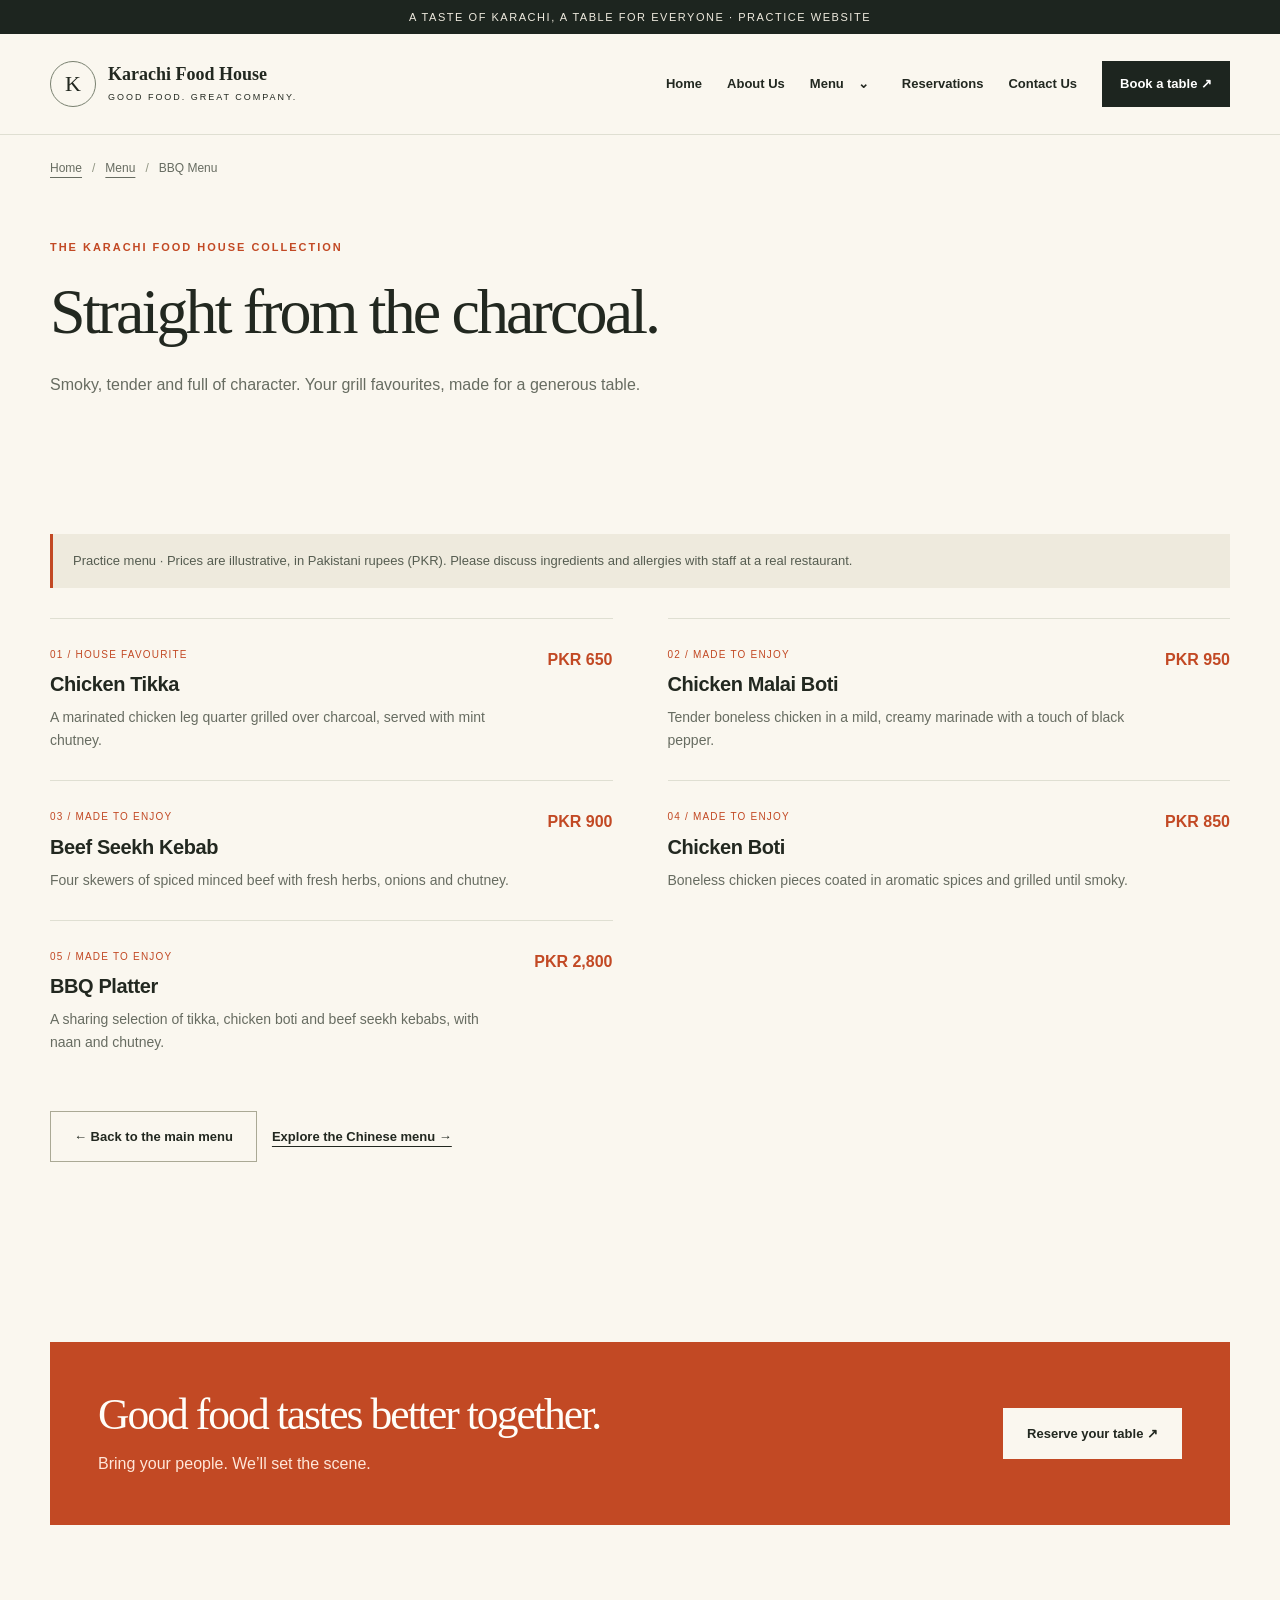
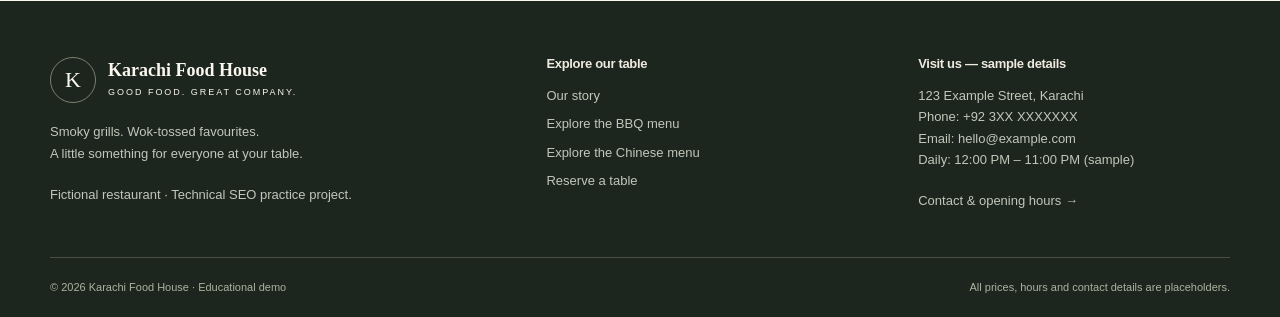
<file: menu/bbq/index.html>
<!DOCTYPE html>
<html lang="en">
<head>
<meta charset="UTF-8">
<meta name="viewport" content="width=device-width, initial-scale=1">
<title>BBQ Menu | Karachi Food House</title>
<meta name="description" content="Browse our sample BBQ menu featuring Chicken Tikka, Malai Boti, Beef Seekh Kebab, Chicken Boti and a sharing platter at Karachi Food House.">
<link rel="canonical" href="https://example.com/menu/bbq/">
<meta name="theme-color" content="#1d251f">
<link rel="stylesheet" href="../../assets/css/styles.css">
<script src="../../assets/js/main.js" defer></script>
</head>
<body><a class="skip" href="#main">Skip to content</a><div class="topbar">A taste of Karachi, a table for everyone · Practice website</div><header class="header"><div class="container header-inner"><a href="../../" class="brand"><span class="brand-mark" aria-hidden="true">K</span><span><strong>Karachi Food House</strong><small>GOOD FOOD. GREAT COMPANY.</small></span></a><button class="nav-toggle" type="button" aria-expanded="false" aria-controls="main-navigation">Menu ☰</button><nav id="main-navigation" class="nav" aria-label="Main navigation"><a href="../../">Home</a><a href="../../about/">About Us</a><div class="nav-group"><a href="../">Menu</a><details><summary aria-label="Show menu categories">⌄</summary><div class="dropdown"><a href="./">BBQ Menu</a><a href="../chinese/">Chinese Menu</a></div></details></div><a href="../../reservations/">Reservations</a><a href="../../contact/">Contact Us</a><a href="../../reservations/" class="nav-cta">Book a table ↗</a></nav></div></header><main id="main"><div class="container"><nav aria-label="Breadcrumb"><ol class="breadcrumb"><li><a href="../../">Home</a></li><li><a href="../">Menu</a></li><li aria-current="page">BBQ Menu</li></ol></nav><div class="page-intro"><p class="eyebrow">The Karachi Food House collection</p><h1>Straight from the charcoal.</h1><p>Smoky, tender and full of character. Your grill favourites, made for a generous table.</p></div></div><section class="container section"><div class="notice">Practice menu · Prices are illustrative, in Pakistani rupees (PKR). Please discuss ingredients and allergies with staff at a real restaurant.</div><div class="menu-list"><article class="menu-item"><div><span class="tag">01 / House favourite</span><h2>Chicken Tikka</h2><p>A marinated chicken leg quarter grilled over charcoal, served with mint chutney.</p></div><span class="price">PKR 650</span></article><article class="menu-item"><div><span class="tag">02 / Made to enjoy</span><h2>Chicken Malai Boti</h2><p>Tender boneless chicken in a mild, creamy marinade with a touch of black pepper.</p></div><span class="price">PKR 950</span></article><article class="menu-item"><div><span class="tag">03 / Made to enjoy</span><h2>Beef Seekh Kebab</h2><p>Four skewers of spiced minced beef with fresh herbs, onions and chutney.</p></div><span class="price">PKR 900</span></article><article class="menu-item"><div><span class="tag">04 / Made to enjoy</span><h2>Chicken Boti</h2><p>Boneless chicken pieces coated in aromatic spices and grilled until smoky.</p></div><span class="price">PKR 850</span></article><article class="menu-item"><div><span class="tag">05 / Made to enjoy</span><h2>BBQ Platter</h2><p>A sharing selection of tikka, chicken boti and beef seekh kebabs, with naan and chutney.</p></div><span class="price">PKR 2,800</span></article></div><div class="actions"><a href="../" class="button secondary">← Back to the main menu</a><a href="../chinese/" class="text-link">Explore the Chinese menu →</a></div></section><section class="container section"><div class="cta"><div><h2>Good food tastes better together.</h2><p>Bring your people. We’ll set the scene.</p></div><a href="../../reservations/" class="button">Reserve your table ↗</a></div></section></main><footer class="footer"><div class="container"><div class="footer-grid"><div><a href="../../" class="brand"><span class="brand-mark" aria-hidden="true">K</span><span><strong>Karachi Food House</strong><small>GOOD FOOD. GREAT COMPANY.</small></span></a><p>Smoky grills. Wok-tossed favourites.<br>A little something for everyone at your table.</p><p class="tiny">Fictional restaurant · Technical SEO practice project.</p></div><div><h3>Explore our table</h3><a href="../../about/">Our story</a><a href="./">Explore the BBQ menu</a><a href="../chinese/">Explore the Chinese menu</a><a href="../../reservations/">Reserve a table</a></div><div><h3>Visit us — sample details</h3><p>123 Example Street, Karachi<br>Phone: +92 3XX XXXXXXX<br>Email: hello@example.com<br>Daily: 12:00 PM – 11:00 PM (sample)</p><a href="../../contact/">Contact & opening hours →</a></div></div><div class="footer-bottom"><span>© 2026 Karachi Food House · Educational demo</span><span>All prices, hours and contact details are placeholders.</span></div></div></footer></body>
</html>
</file>
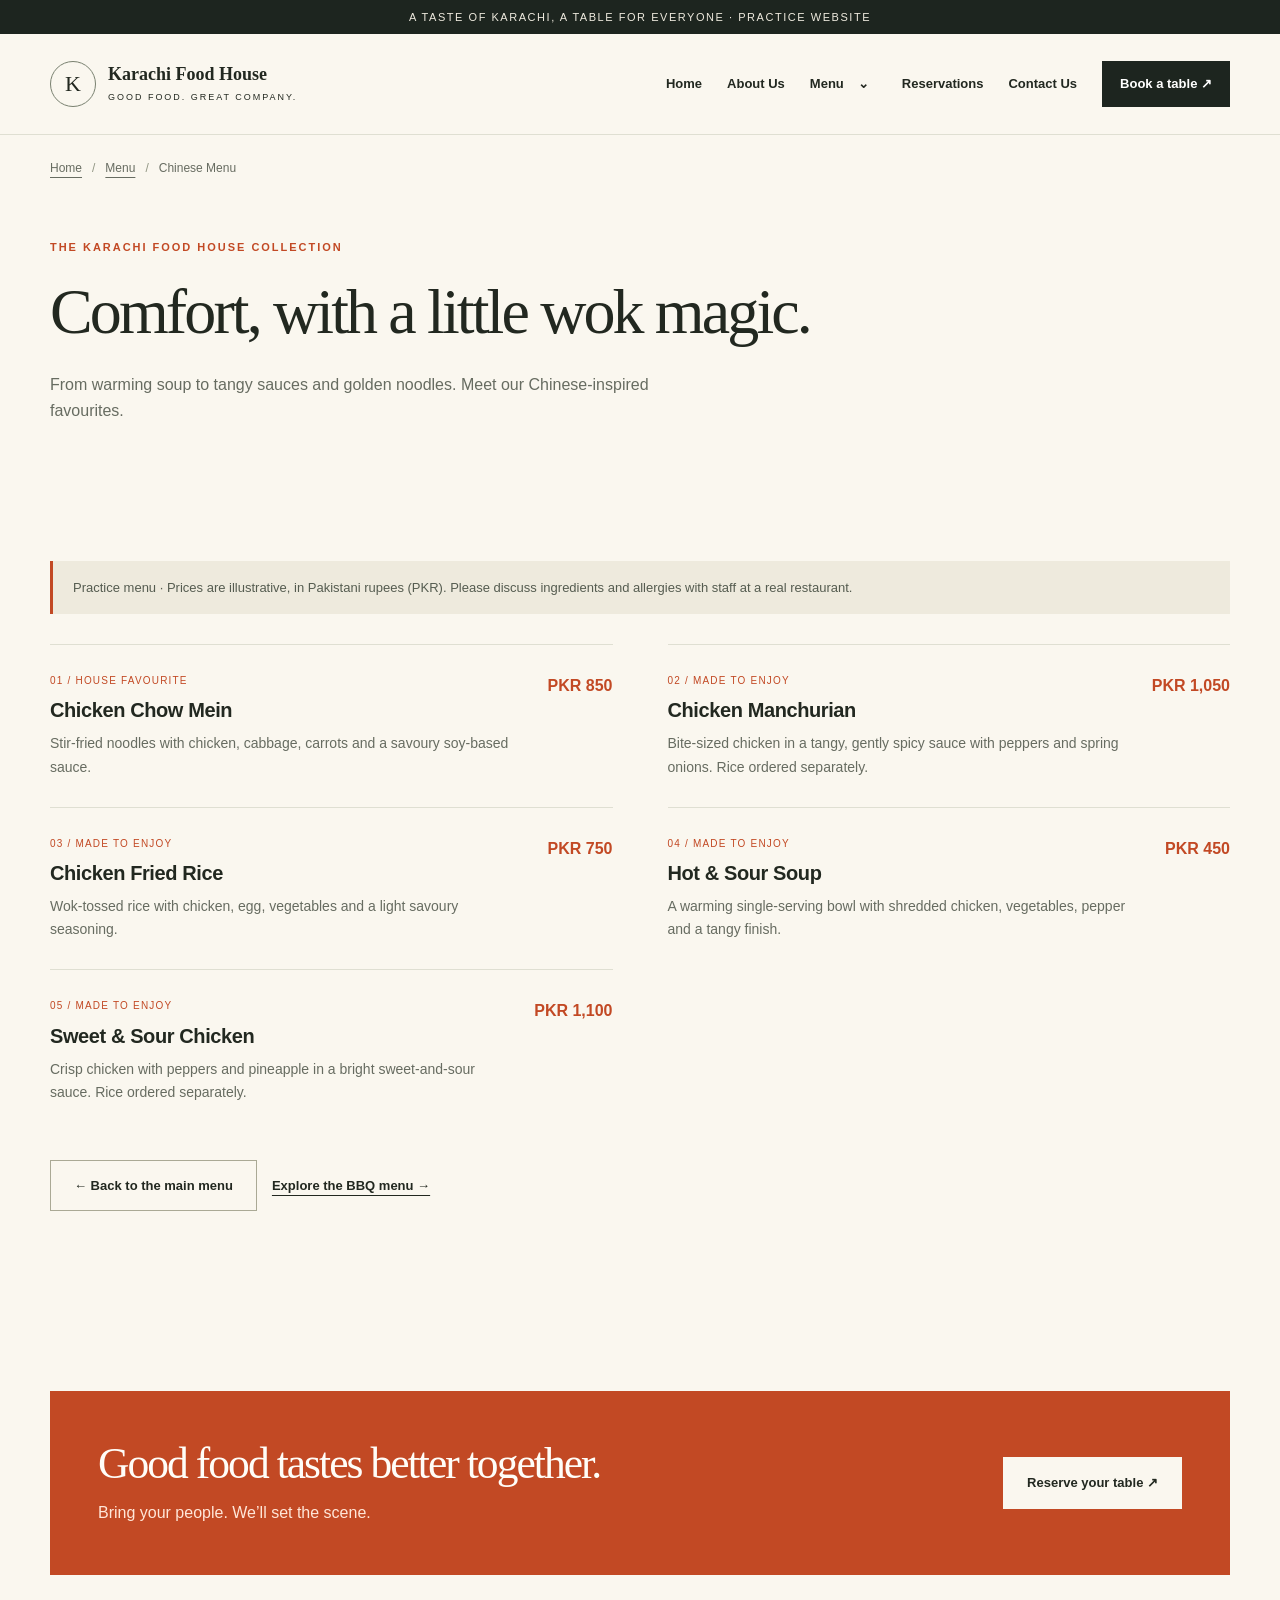
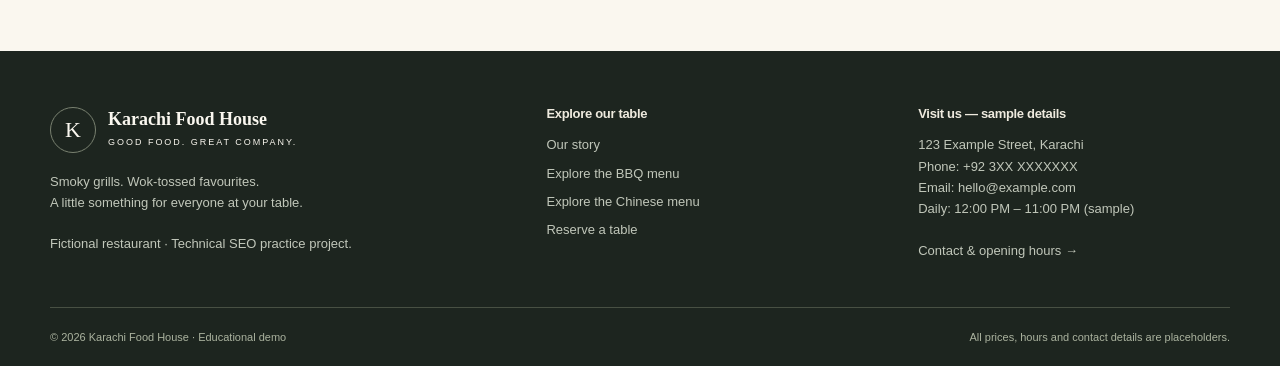
<file: menu/chinese/index.html>
<!DOCTYPE html>
<html lang="en">
<head>
<meta charset="UTF-8">
<meta name="viewport" content="width=device-width, initial-scale=1">
<title>Chinese Menu | Karachi Food House</title>
<meta name="description" content="Discover Chow Mein, Chicken Manchurian, Fried Rice, Hot &amp; Sour Soup and Sweet &amp; Sour Chicken on the Karachi Food House sample Chinese menu.">
<link rel="canonical" href="https://example.com/menu/chinese/">
<meta name="theme-color" content="#1d251f">
<link rel="stylesheet" href="../../assets/css/styles.css">
<script src="../../assets/js/main.js" defer></script>
</head>
<body><a class="skip" href="#main">Skip to content</a><div class="topbar">A taste of Karachi, a table for everyone · Practice website</div><header class="header"><div class="container header-inner"><a href="../../" class="brand"><span class="brand-mark" aria-hidden="true">K</span><span><strong>Karachi Food House</strong><small>GOOD FOOD. GREAT COMPANY.</small></span></a><button class="nav-toggle" type="button" aria-expanded="false" aria-controls="main-navigation">Menu ☰</button><nav id="main-navigation" class="nav" aria-label="Main navigation"><a href="../../">Home</a><a href="../../about/">About Us</a><div class="nav-group"><a href="../">Menu</a><details><summary aria-label="Show menu categories">⌄</summary><div class="dropdown"><a href="../bbq/">BBQ Menu</a><a href="./">Chinese Menu</a></div></details></div><a href="../../reservations/">Reservations</a><a href="../../contact/">Contact Us</a><a href="../../reservations/" class="nav-cta">Book a table ↗</a></nav></div></header><main id="main"><div class="container"><nav aria-label="Breadcrumb"><ol class="breadcrumb"><li><a href="../../">Home</a></li><li><a href="../">Menu</a></li><li aria-current="page">Chinese Menu</li></ol></nav><div class="page-intro"><p class="eyebrow">The Karachi Food House collection</p><h1>Comfort, with a little wok magic.</h1><p>From warming soup to tangy sauces and golden noodles. Meet our Chinese-inspired favourites.</p></div></div><section class="container section"><div class="notice">Practice menu · Prices are illustrative, in Pakistani rupees (PKR). Please discuss ingredients and allergies with staff at a real restaurant.</div><div class="menu-list"><article class="menu-item"><div><span class="tag">01 / House favourite</span><h2>Chicken Chow Mein</h2><p>Stir-fried noodles with chicken, cabbage, carrots and a savoury soy-based sauce.</p></div><span class="price">PKR 850</span></article><article class="menu-item"><div><span class="tag">02 / Made to enjoy</span><h2>Chicken Manchurian</h2><p>Bite-sized chicken in a tangy, gently spicy sauce with peppers and spring onions. Rice ordered separately.</p></div><span class="price">PKR 1,050</span></article><article class="menu-item"><div><span class="tag">03 / Made to enjoy</span><h2>Chicken Fried Rice</h2><p>Wok-tossed rice with chicken, egg, vegetables and a light savoury seasoning.</p></div><span class="price">PKR 750</span></article><article class="menu-item"><div><span class="tag">04 / Made to enjoy</span><h2>Hot & Sour Soup</h2><p>A warming single-serving bowl with shredded chicken, vegetables, pepper and a tangy finish.</p></div><span class="price">PKR 450</span></article><article class="menu-item"><div><span class="tag">05 / Made to enjoy</span><h2>Sweet & Sour Chicken</h2><p>Crisp chicken with peppers and pineapple in a bright sweet-and-sour sauce. Rice ordered separately.</p></div><span class="price">PKR 1,100</span></article></div><div class="actions"><a href="../" class="button secondary">← Back to the main menu</a><a href="../bbq/" class="text-link">Explore the BBQ menu →</a></div></section><section class="container section"><div class="cta"><div><h2>Good food tastes better together.</h2><p>Bring your people. We’ll set the scene.</p></div><a href="../../reservations/" class="button">Reserve your table ↗</a></div></section></main><footer class="footer"><div class="container"><div class="footer-grid"><div><a href="../../" class="brand"><span class="brand-mark" aria-hidden="true">K</span><span><strong>Karachi Food House</strong><small>GOOD FOOD. GREAT COMPANY.</small></span></a><p>Smoky grills. Wok-tossed favourites.<br>A little something for everyone at your table.</p><p class="tiny">Fictional restaurant · Technical SEO practice project.</p></div><div><h3>Explore our table</h3><a href="../../about/">Our story</a><a href="../bbq/">Explore the BBQ menu</a><a href="./">Explore the Chinese menu</a><a href="../../reservations/">Reserve a table</a></div><div><h3>Visit us — sample details</h3><p>123 Example Street, Karachi<br>Phone: +92 3XX XXXXXXX<br>Email: hello@example.com<br>Daily: 12:00 PM – 11:00 PM (sample)</p><a href="../../contact/">Contact & opening hours →</a></div></div><div class="footer-bottom"><span>© 2026 Karachi Food House · Educational demo</span><span>All prices, hours and contact details are placeholders.</span></div></div></footer></body>
</html>
</file>
<file: assets/css/styles.css>
:root{--ink:#222820;--dark:#1d251f;--paper:#faf7ef;--muted:#676c61;--orange:#c24924;--line:#dfdfd2;--cream:#eeeadd;--white:#fffdf8}*{box-sizing:border-box}html{scroll-behavior:smooth}body{margin:0;background:var(--paper);color:var(--ink);font:16px/1.65 Arial,Helvetica,sans-serif}a{color:inherit;text-underline-offset:5px}button,input,select,textarea{font:inherit}button,a,input,select,textarea,summary{-webkit-tap-highlight-color:transparent}a:focus-visible,button:focus-visible,input:focus-visible,select:focus-visible,textarea:focus-visible,summary:focus-visible{outline:3px solid #d77b40;outline-offset:5px}h1,h2,h3,p{margin-top:0}h1,h2,h3{line-height:1.12}h1,h2{font-family:Georgia,'Times New Roman',serif;font-weight:400;letter-spacing:-.045em}h1{font-size:clamp(2.8rem,5.9vw,5.8rem);margin-bottom:24px}h2{font-size:clamp(2rem,3.4vw,3.4rem);margin-bottom:24px}h3{font-size:1.2rem;letter-spacing:-.025em}p{margin-bottom:20px}.container{width:min(1180px,calc(100% - 64px));margin:auto}.skip{position:absolute;top:-100px;left:20px;z-index:100;background:white;padding:12px}.skip:focus{top:12px}.topbar{background:var(--dark);color:#eeeade;font-size:11px;letter-spacing:.14em;text-align:center;padding:8px 16px;text-transform:uppercase}.header{border-bottom:1px solid var(--line);background:var(--paper)}.header-inner{display:flex;align-items:center;justify-content:space-between;gap:24px;min-height:100px}.brand{text-decoration:none;display:flex;align-items:center;gap:12px}.brand-mark{display:grid;place-items:center;border:1px solid #798170;border-radius:50%;height:46px;width:46px;font:22px Georgia,serif}.brand strong{display:block;font:700 18px Georgia,serif;line-height:1.2}.brand small{display:block;letter-spacing:.22em;font-size:9px;margin-top:4px}.nav{display:flex;align-items:center;gap:25px;font-size:13px;font-weight:600}.nav a{text-decoration:none;padding:9px 0}.nav a[aria-current=page]{color:var(--orange);border-bottom:2px solid}.nav-group{display:flex;align-items:center;gap:6px;position:relative}.nav details summary{cursor:pointer;list-style:none;padding:8px}.nav details summary::-webkit-details-marker{display:none}.dropdown{position:absolute;z-index:5;top:43px;left:0;width:185px;background:var(--white);padding:14px 20px;border:1px solid var(--line);box-shadow:0 12px 30px #0001}.dropdown a{display:block}.nav .nav-cta{background:var(--dark);color:white;padding:12px 18px;border:0}.nav-toggle{display:none}.hero{display:grid;grid-template-columns:1.05fr 1fr;align-items:center;gap:48px;padding-top:58px;padding-bottom:60px}.eyebrow{color:var(--orange);font-size:11px;letter-spacing:.18em;font-weight:700;text-transform:uppercase;margin-bottom:20px}.hero p:not(.eyebrow){max-width:460px;color:var(--muted);font-size:17px}.hero h1 em{color:var(--orange);font-weight:400}.actions{display:flex;flex-wrap:wrap;align-items:center;gap:15px;margin:28px 0}.button{display:inline-flex;justify-content:center;align-items:center;gap:18px;background:var(--orange);color:white;border:1px solid var(--orange);padding:14px 23px;font-size:13px;font-weight:700;text-decoration:none;cursor:pointer}.button:hover{background:#a33b1c;border-color:#a33b1c}.button.secondary{background:transparent;border-color:#aaa995;color:var(--ink)}.text-link{font-size:13px;font-weight:700}.hero-art{position:relative;background:#eae5d6;border-radius:50% 50% 4px 4px;overflow:hidden}.hero-art img{display:block;width:100%;height:auto}.art-caption{position:absolute;bottom:25px;left:24px;right:24px;background:var(--white);padding:16px 20px;display:flex;align-items:center;justify-content:space-between;gap:10px;font-size:12px}.art-caption strong{font:20px Georgia,serif;display:block}.tiny{font-size:12px;color:var(--muted)}.hero-note{display:flex;gap:12px;align-items:center;border-top:1px solid var(--line);padding-top:20px;max-width:430px;font-size:12px;color:var(--muted)}.hero-note span:first-child{font-size:22px;color:var(--orange)}.ribbon{background:var(--dark);color:#eae8dc}.ribbon .container{display:flex;justify-content:space-between;gap:25px;padding-block:25px;font:19px Georgia,serif}.ribbon span:before{content:'✦';color:#dc925d;margin-right:16px}.section{padding-block:76px}.section.alt{background:var(--cream)}.section-heading{display:flex;align-items:end;justify-content:space-between;gap:30px;margin-bottom:36px}.section-heading h2{margin-bottom:0}.section-heading p{max-width:390px;color:var(--muted);margin-bottom:0}.grid{display:grid;gap:24px}.grid.three{grid-template-columns:repeat(3,minmax(0,1fr))}.grid.two{grid-template-columns:repeat(2,minmax(0,1fr))}.dish-card{background:var(--white);border:1px solid var(--line)}.dish-art{height:210px;overflow:hidden;background:#e8e4d6}.dish-art img{width:100%;height:100%;object-fit:cover}.dish-card .body{padding:25px}.dish-card h3{margin-bottom:10px}.dish-card p{font-size:14px;color:var(--muted)}.price-row{display:flex;align-items:center;justify-content:space-between;gap:12px;border-top:1px solid var(--line);padding-top:16px;font-size:13px}.price{color:var(--orange);font-weight:700;white-space:nowrap}.split{display:grid;grid-template-columns:1fr 1fr;gap:70px;align-items:center}.split p{color:var(--muted)}.quote-panel{padding:48px;background:var(--dark);color:var(--paper)}.quote-panel p{color:#d3d6c9}.quote-panel .eyebrow{color:#e9ac81}.quote-panel h2{font-size:clamp(2rem,3vw,3rem)}.number{display:block;color:#a8ac9d;font:36px Georgia,serif;margin-bottom:20px}.value{border-top:1px solid #bbbfae;padding-top:25px}.cta{background:var(--orange);color:var(--white);padding:48px;display:flex;justify-content:space-between;align-items:center;gap:40px}.cta h2{margin:0 0 12px}.cta p{margin:0;color:#ffe7d9}.cta .button{background:var(--paper);color:var(--ink);border-color:var(--paper);white-space:nowrap}.footer{background:var(--dark);color:#eeeade;padding:56px 0 20px}.footer-grid{display:grid;grid-template-columns:1.4fr 1fr 1fr;gap:60px}.footer p,.footer a{font-size:13px;color:#c1c7ba}.footer h3{font-size:13px}.footer a{display:block;text-decoration:none;margin-bottom:7px}.footer .brand{color:var(--paper);display:flex;margin-bottom:18px}.footer-bottom{border-top:1px solid #485043;margin-top:32px;padding-top:20px;display:flex;justify-content:space-between;gap:20px;font-size:11px;color:#abb39f}.breadcrumb{display:flex;flex-wrap:wrap;gap:10px;list-style:none;padding:24px 0;margin:0;font-size:12px;color:var(--muted)}.breadcrumb li+li:before{content:'/';margin-right:10px;color:#919684}.page-intro{padding:35px 0 40px;max-width:780px}.page-intro h1{font-size:clamp(2.8rem,5vw,4.5rem)}.page-intro p:not(.eyebrow){max-width:620px;color:var(--muted)}.category{padding:34px;border:1px solid var(--line);background:var(--white)}.category .dish-art{height:270px;margin:-34px -34px 30px}.category h2{font-size:2.7rem}.category p{color:var(--muted)}.menu-list{display:grid;grid-template-columns:1fr 1fr;gap:0 55px}.menu-item{display:flex;justify-content:space-between;gap:24px;border-top:1px solid var(--line);padding:28px 0}.menu-item h2{font:600 20px Arial,sans-serif;letter-spacing:-.02em;margin-bottom:10px}.menu-item p{font-size:14px;color:var(--muted);margin:0}.tag{font-size:10px;letter-spacing:.12em;color:var(--orange);text-transform:uppercase;display:block;margin-bottom:10px}.notice{padding:16px 20px;border-left:3px solid var(--orange);background:var(--cream);font-size:13px;color:#555c50;margin-bottom:30px}.form-layout{display:grid;grid-template-columns:1.5fr 1fr;gap:45px;align-items:start}.form-panel{padding:34px;background:var(--white);border:1px solid var(--line)}.form-grid{display:grid;grid-template-columns:1fr 1fr;gap:22px}.field.full{grid-column:1/-1}.field label{display:block;font-size:13px;font-weight:700;margin-bottom:7px}.field input,.field select,.field textarea{width:100%;border:1px solid #c9cdbe;background:var(--paper);padding:12px;color:var(--ink);border-radius:0;min-height:48px}.field textarea{min-height:125px;resize:vertical}.field small{display:block;color:var(--muted);font-size:11px;margin-top:5px}.form-panel .button{margin-top:24px}.status:not(:empty){margin-top:22px;padding:18px;background:#e3ecdd;color:#253c22;border:1px solid #a8b899}.info-panel{padding:34px;background:var(--cream)}.info-panel h2{font-size:2rem}.info-panel h3{font-size:14px;margin:25px 0 8px}.info-panel p{font-size:14px;color:var(--muted)}.hours{width:100%;border-collapse:collapse;font-size:13px}.hours td,.hours th{padding:10px 0;border-bottom:1px solid #d1d5c7;text-align:left;font-weight:400}.hours td{text-align:right}.admin-nav{display:flex;flex-wrap:wrap;gap:20px;padding:20px;background:var(--cream)}.admin-panel{border:1px solid var(--line);padding:30px;margin-bottom:25px}.admin-panel h2{font-size:2rem}.admin-panel ul{padding-left:20px}.empty-state{background:var(--cream);padding:18px;color:var(--muted)}@media(max-width:1000px){.nav{gap:15px}.brand strong{font-size:16px}.nav .nav-cta{display:none}.hero{gap:28px}.footer-grid{gap:30px}}@media(max-width:760px){.container{width:min(100% - 36px,580px)}.header-inner{min-height:82px;flex-wrap:wrap;gap:0}.nav-toggle{display:block;padding:9px 12px;background:transparent;border:1px solid #b6bba9;font-size:13px}.nav{width:100%;padding:10px 0 24px;display:flex;flex-direction:column;align-items:stretch;gap:5px}.js .nav{display:none}.js .nav.is-open{display:flex}.nav a{display:block;padding:10px}.nav-group{display:block}.nav details{display:inline-block;position:absolute;right:0;top:0}.nav details summary{padding:10px 16px}.dropdown{position:static;box-shadow:none;min-width:210px}.hero{grid-template-columns:1fr;padding-block:38px;gap:30px}.hero h1{font-size:3.5rem}.hero-art{max-width:490px;width:100%;margin:auto}.ribbon .container{flex-wrap:wrap;justify-content:center;font-size:15px;gap:12px 25px}.section{padding-block:48px}.section-heading{display:block}.section-heading p{margin-top:20px}.grid.three,.grid.two,.split,.form-layout,.menu-list{grid-template-columns:1fr}.split{gap:30px}.dish-art{height:235px}.cta{padding:30px;display:block}.cta .button{margin-top:25px}.footer-grid{grid-template-columns:1fr 1fr;gap:28px}.footer-grid>:first-child{grid-column:1/-1}.footer-bottom{flex-direction:column;gap:6px}.page-intro{padding:20px 0}.form-panel,.info-panel{padding:24px}.form-grid{grid-template-columns:1fr}.quote-panel{padding:30px}.category{padding:25px}.category .dish-art{margin:-25px -25px 25px}.menu-item{gap:15px}}@media(prefers-reduced-motion:reduce){html{scroll-behavior:auto}}
</file>
